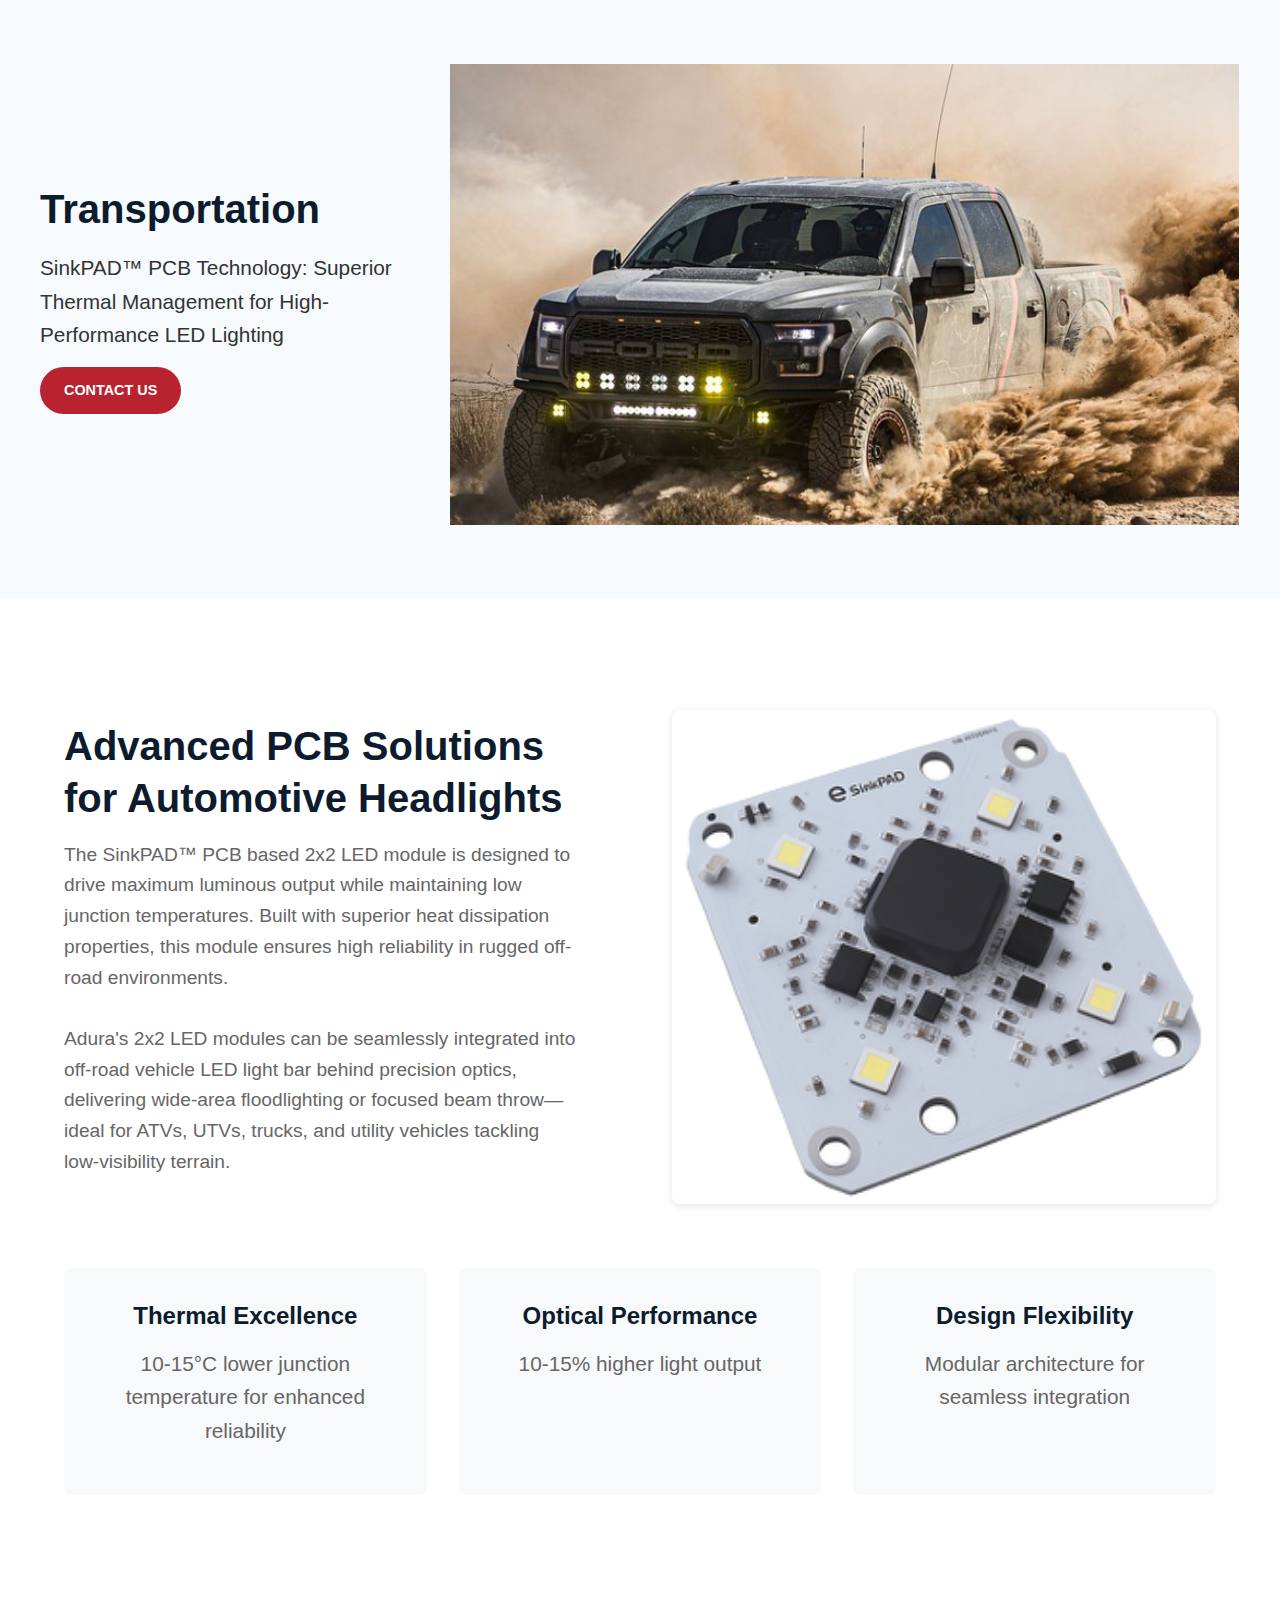
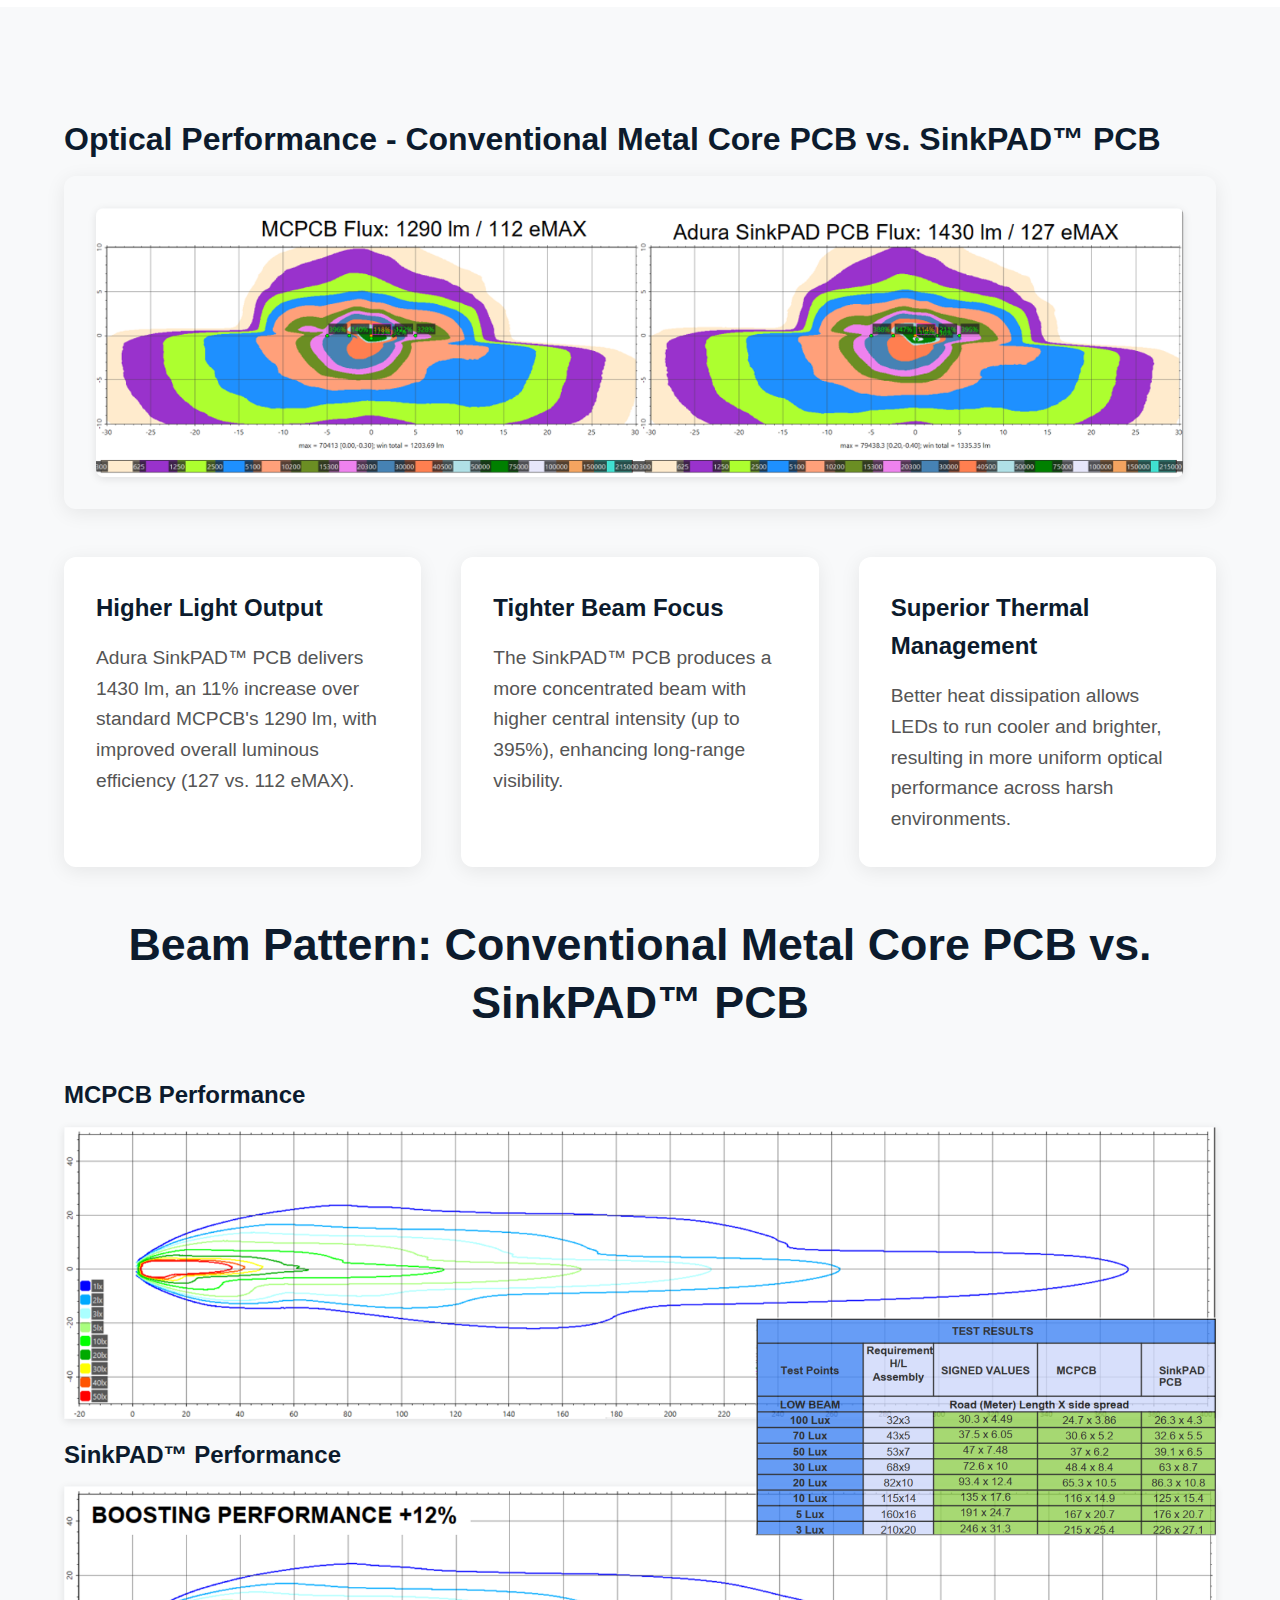
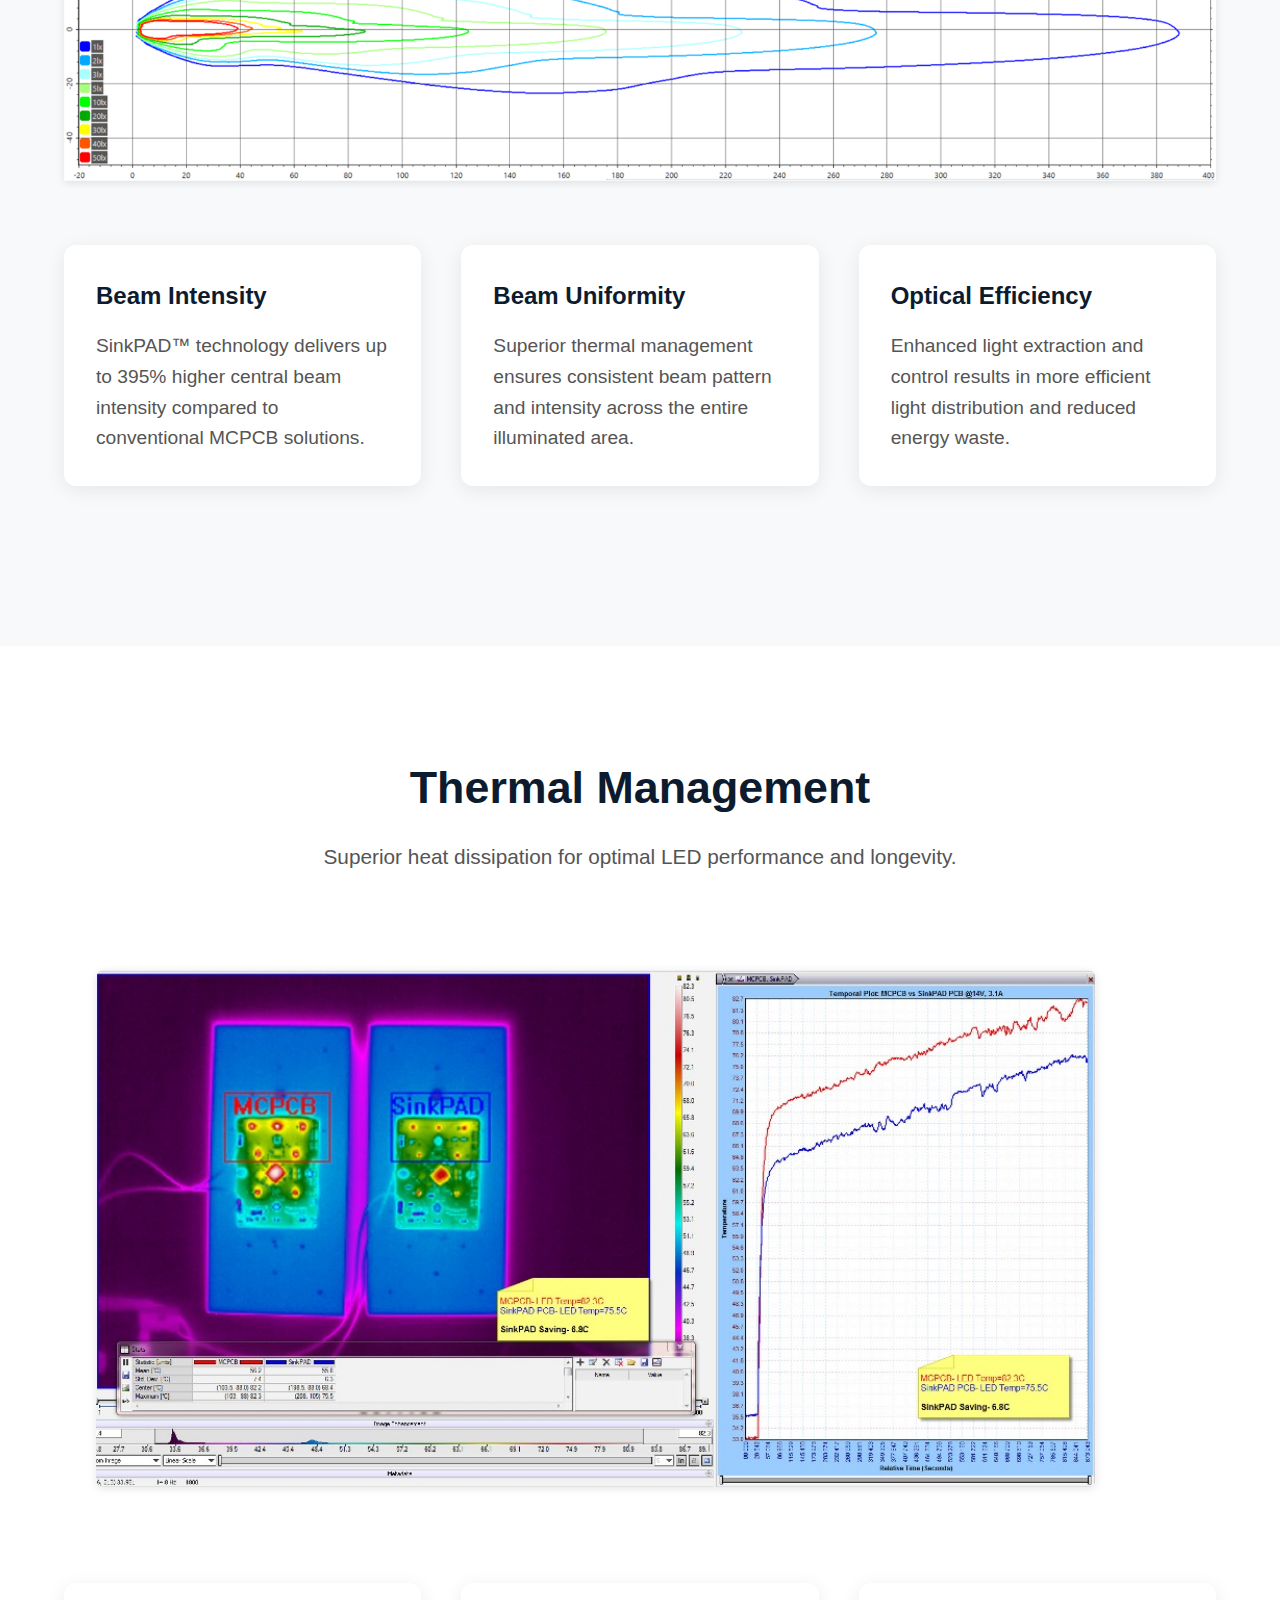
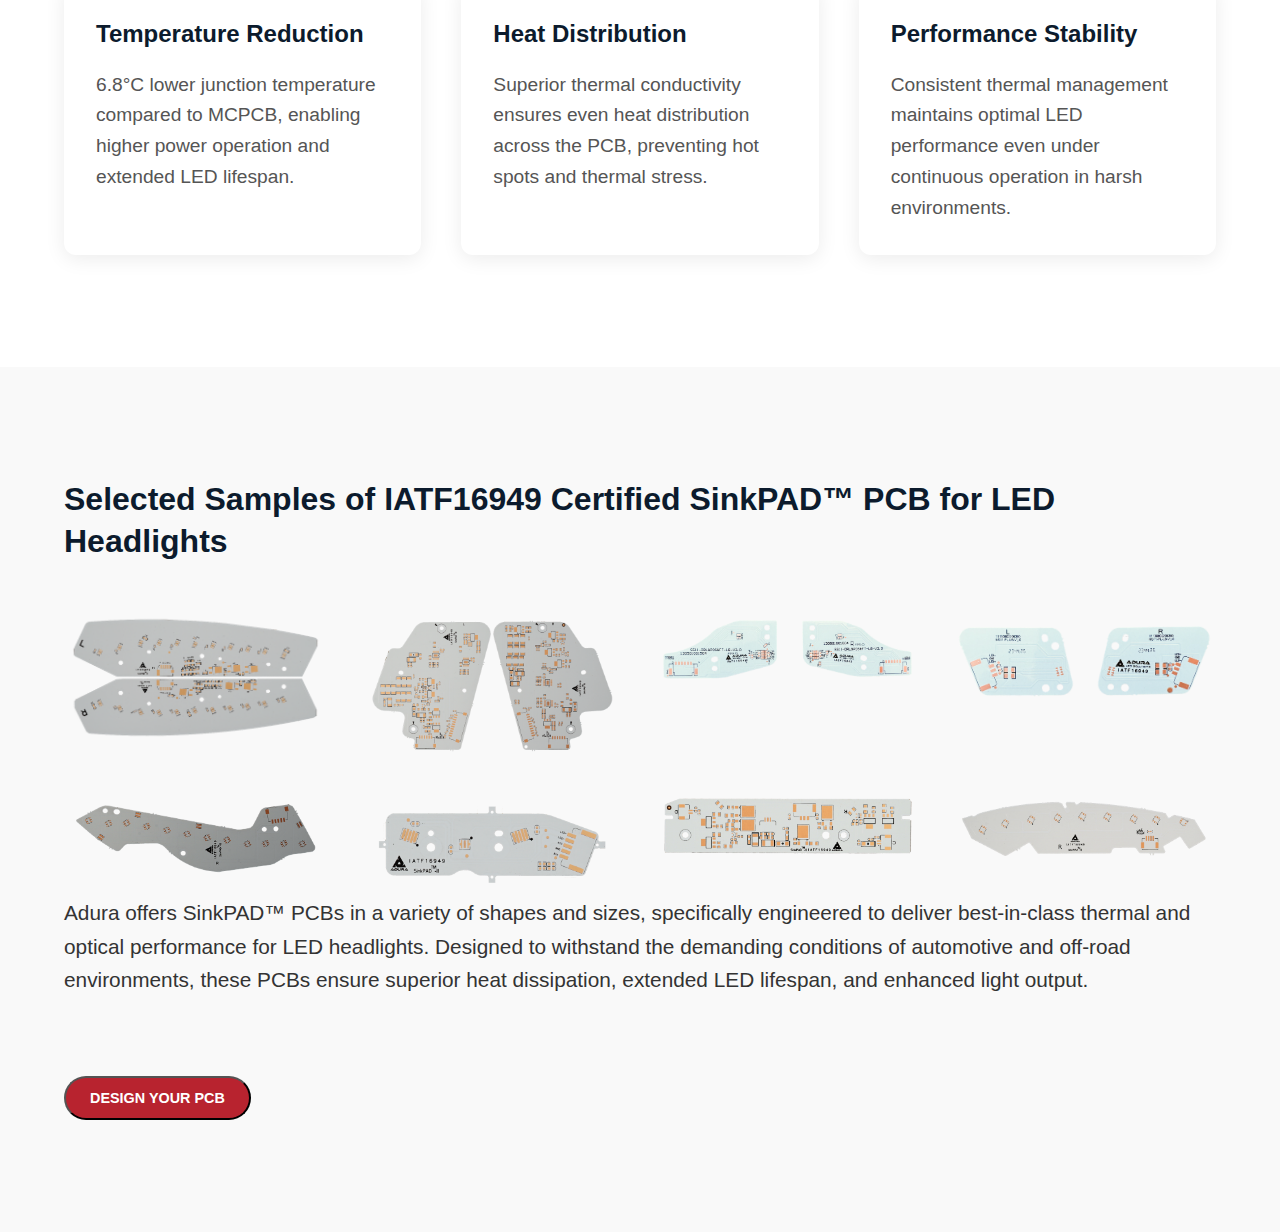
<file: index.html>
<!DOCTYPE html>
<html lang="en">

<head>
    <meta charset="UTF-8">
    <meta name="viewport" content="width=device-width, initial-scale=1.0">
    <title>Adura LED Off-Road Lighting</title>
    <link rel="stylesheet" href="style.css">
</head>

<body>
    <section class="hero-banner">
        <div class="hero-overlay">
            <div class="hero-content">
                <h1>Transportation</h1>
                <p>SinkPAD™ PCB Technology: Superior Thermal Management for High-Performance LED Lighting</p>
                <a href="#contact" class="cta-red">Contact Us</a>
            </div>
            <div class="hero-image"><img src="Picture1.png" alt="SinkPAD™ 2x2 LED Module"></div>
        </div>
    </section>

    <section class="section overview">
        <div class="container">
            <div class="section-header">
                <div class="text-content">
                    <h2>Advanced PCB Solutions for Automotive Headlights</h2>
                    <p class="section-intro">The SinkPAD™ PCB based 2x2 LED module is designed to drive maximum luminous
                        output while maintaining low junction
                        temperatures. Built with superior heat dissipation properties, this module ensures high
                        reliability in rugged off-road environments.
                        <br><br>
                        Adura's 2x2 LED modules can be seamlessly integrated into off-road vehicle LED light bar
                        behind precision optics, delivering wide-area floodlighting or focused beam throw—ideal for
                        ATVs, UTVs, trucks, and utility vehicles tackling low-visibility terrain.
                    </p>
                </div>
                <img src="module.png" alt="SinkPAD™ 2x2 LED Module">
            </div>
            <div class="features-grid">
                <div class="feature-item">
                    <h3>Thermal Excellence</h3>
                    <p>10-15°C lower junction temperature for enhanced reliability</p>
                </div>
                <div class="feature-item">
                    <h3>Optical Performance</h3>
                    <p>10-15% higher light output</p>
                </div>
                <div class="feature-item">
                    <h3>Design Flexibility</h3>
                    <p>Modular architecture for seamless integration</p>
                </div>
            </div>
        </div>
    </section>

    <section class="section performance-comparison">
        <div class="container">

            <h2>Optical Performance - Conventional Metal Core PCB vs. SinkPAD™ PCB</h2>


            <div class="comparison-chart">
                <img src="Picture5.png" alt="Performance Comparison Chart">
            </div>
            <ul class="performance-metrics">
                <li>
                    <strong>Higher Light Output</strong>
                    <p>Adura SinkPAD™ PCB delivers 1430 lm, an 11% increase over standard MCPCB's 1290 lm, with improved
                        overall luminous efficiency (127 vs. 112 eMAX).</p>
                </li>
                <li>
                    <strong>Tighter Beam Focus</strong>
                    <p>The SinkPAD™ PCB produces a more concentrated beam with higher central intensity (up to 395%),
                        enhancing long-range visibility.</p>
                </li>
                <li>
                    <strong>Superior Thermal Management</strong>
                    <p>Better heat dissipation allows LEDs to run cooler and brighter, resulting in more uniform optical
                        performance across harsh environments.</p>
                </li>
            </ul>

            <div class="comparison-grid">
                <h2>Beam Pattern: Conventional Metal Core PCB vs. SinkPAD™ PCB</h2>
                <div class="stacked-comparison">
                    <div class="comparison-img">
                        <h3>MCPCB Performance</h3>
                        <img src="optical/optical-1.png" alt="MCPCB Beam Pattern">
                    </div>
                    <div class="comparison-img">
                        <h3>SinkPAD™ Performance</h3>
                        <img src="optical/optical-2.png" alt="SinkPAD™Beam Pattern">
                    </div>
                    <div class="superimposed-img">
                        <img src="optical/optical-3.png" alt="Performance Metrics">
                    </div>
                </div>
                <ul class="performance-metrics">
                    <li>
                        <strong>Beam Intensity</strong>
                        <p>SinkPAD™ technology delivers up to 395% higher central beam intensity compared to
                            conventional MCPCB solutions.</p>
                    </li>
                    <li>
                        <strong>Beam Uniformity</strong>
                        <p>Superior thermal management ensures consistent beam pattern and intensity across the entire
                            illuminated area.</p>
                    </li>
                    <li>
                        <strong>Optical Efficiency</strong>
                        <p>Enhanced light extraction and control results in more efficient light distribution and
                            reduced energy waste.</p>
                    </li>
                </ul>
            </div>
        </div>
    </section>

    <section class="section thermal-performance">
        <div class="container">
            <h2>Thermal Management</h2>
            <p class="section-intro">Superior heat dissipation for optimal LED performance and longevity.</p>

            <div class="thermal-content">
                <div class="thermal-image">
                    <img src="Picture6.jpg" alt="Thermal Performance Analysis">
                </div>
            </div>
            <ul class="performance-metrics">
                <li>
                    <strong>Temperature Reduction</strong>
                    <p>6.8°C lower junction temperature compared to MCPCB, enabling higher power operation and extended
                        LED lifespan.</p>
                </li>
                <li>
                    <strong>Heat Distribution</strong>
                    <p>Superior thermal conductivity ensures even heat distribution across the PCB, preventing hot spots
                        and thermal stress.</p>
                </li>
                <li>
                    <strong>Performance Stability</strong>
                    <p>Consistent thermal management maintains optimal LED performance even under continuous operation
                        in harsh environments.</p>
                </li>
            </ul>
        </div>
    </section>

    <section class="section automotive">
        <div class="container">

            <h2>Selected Samples of IATF16949 Certified SinkPAD™ PCB for LED Headlights</h2>

            <div class="headlight-grid">
                <div class="headlight-item">
                    <img src="sinkpad_headlights.png/sinkpad_headlights-1.png" alt="Automotive Headlight 1">
                </div>
                <div class="headlight-item">
                    <img src="sinkpad_headlights.png/sinkpad_headlights-3.png" alt="Automotive Headlight 3">
                </div>
                <div class="headlight-item">
                    <img src="headlights.png/headlights-5.png" alt="Automotive Headlight 8">
                </div>
                <div class="headlight-item">
                    <img src="headlights.png/headlights-6.png" alt="Automotive Headlight 9">
                </div>
                <div class="headlight-item">
                    <img src="sinkpad_headlights.png/sinkpad_headlights-2.png" alt="Automotive Headlight 2">
                </div>

                <div class="headlight-item">
                    <img src="sinkpad_headlights.png/sinkpad_headlights-4.png" alt="Automotive Headlight 4">
                </div>
                <div class="headlight-item">
                    <img src="sinkpad_headlights.png/sinkpad_headlights-5.png" alt="Automotive Headlight 5">
                </div>
                <div class="headlight-item">
                    <img src="sinkpad_headlights.png/sinkpad_headlights-6.png" alt="Automotive Headlight 6">
                </div>


            </div>
            <p>Adura offers SinkPAD™ PCBs in a variety of shapes and sizes, specifically engineered to deliver
                best-in-class thermal and optical performance for LED headlights. Designed to withstand the
                demanding conditions of automotive and off-road environments, these PCBs ensure superior heat
                dissipation, extended LED lifespan, and enhanced light output.</p>
        </div>
        <div class="container">

            <button class="cta-red" onclick="window.location.href='https://lsc.adurasolutions.com/pcb-selection'">Design
                Your PCB</button>
        </div>
    </section>
</body>

</html>
</file>
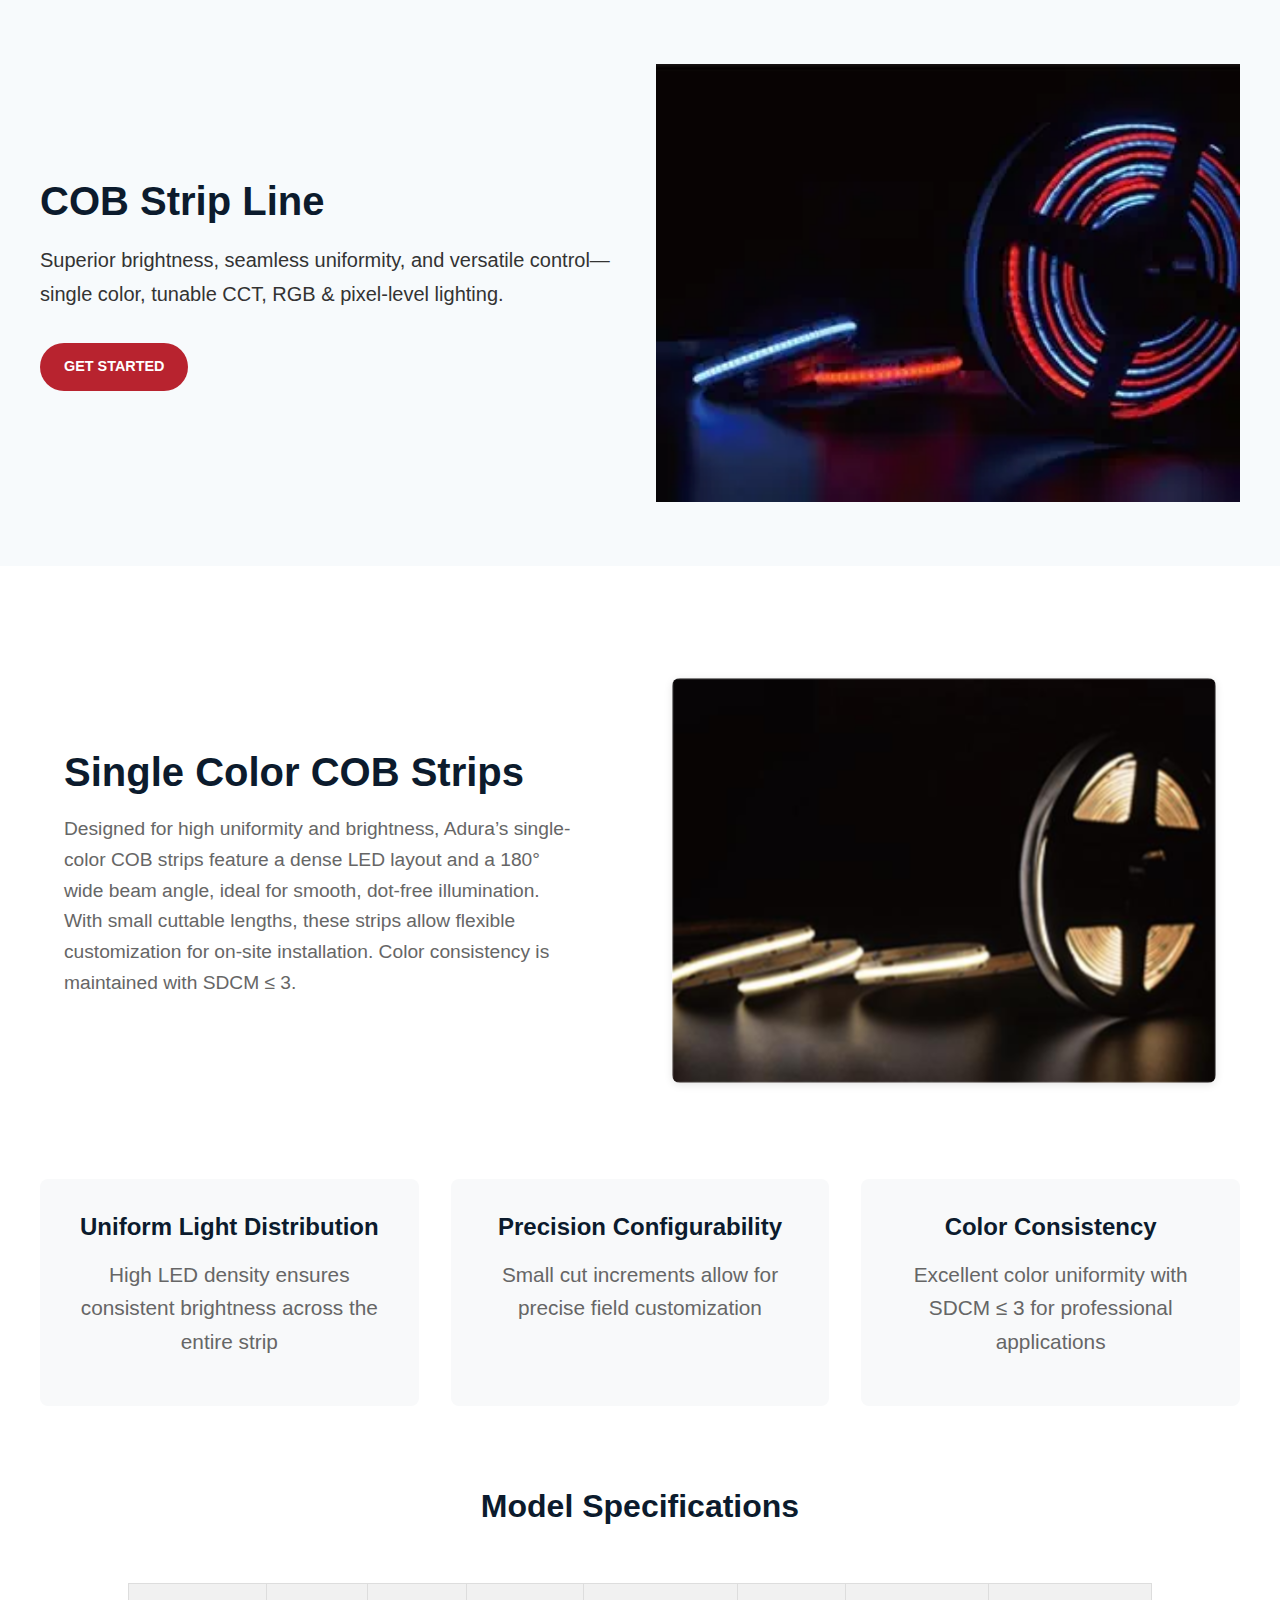
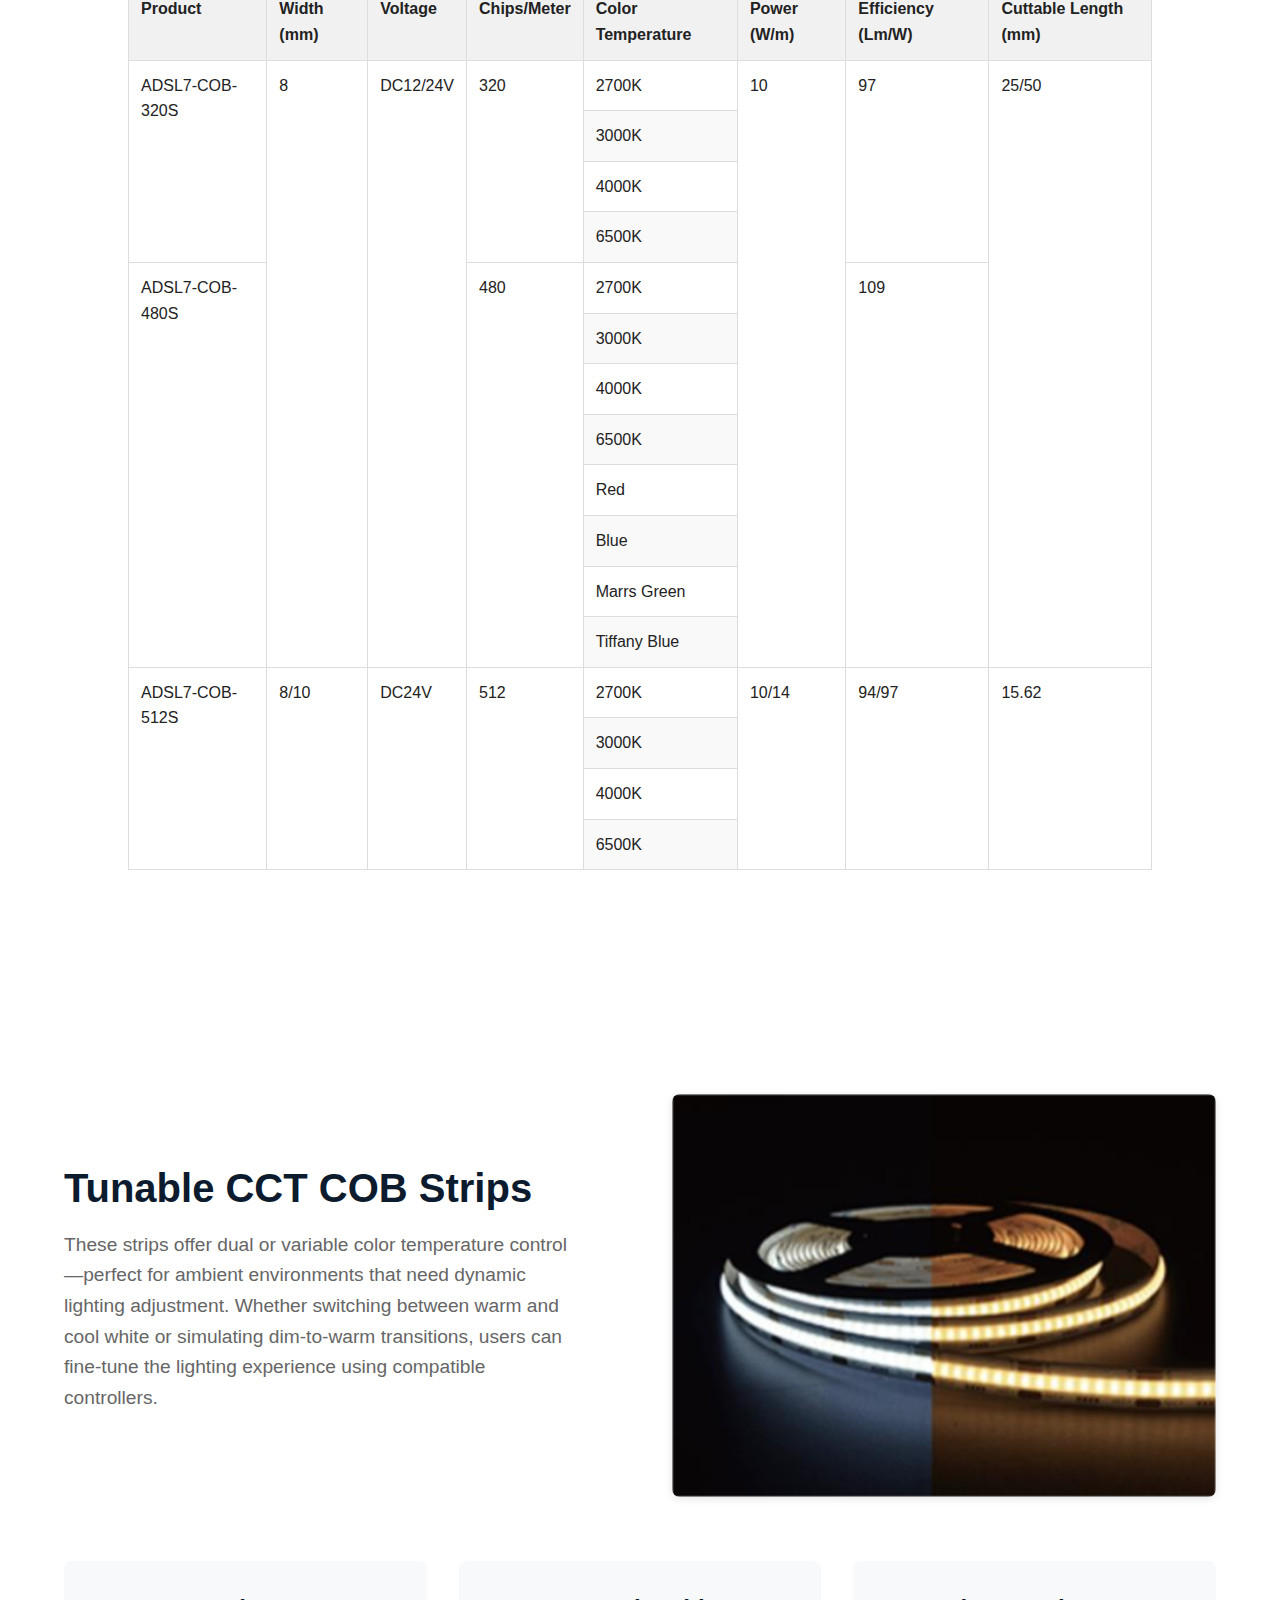
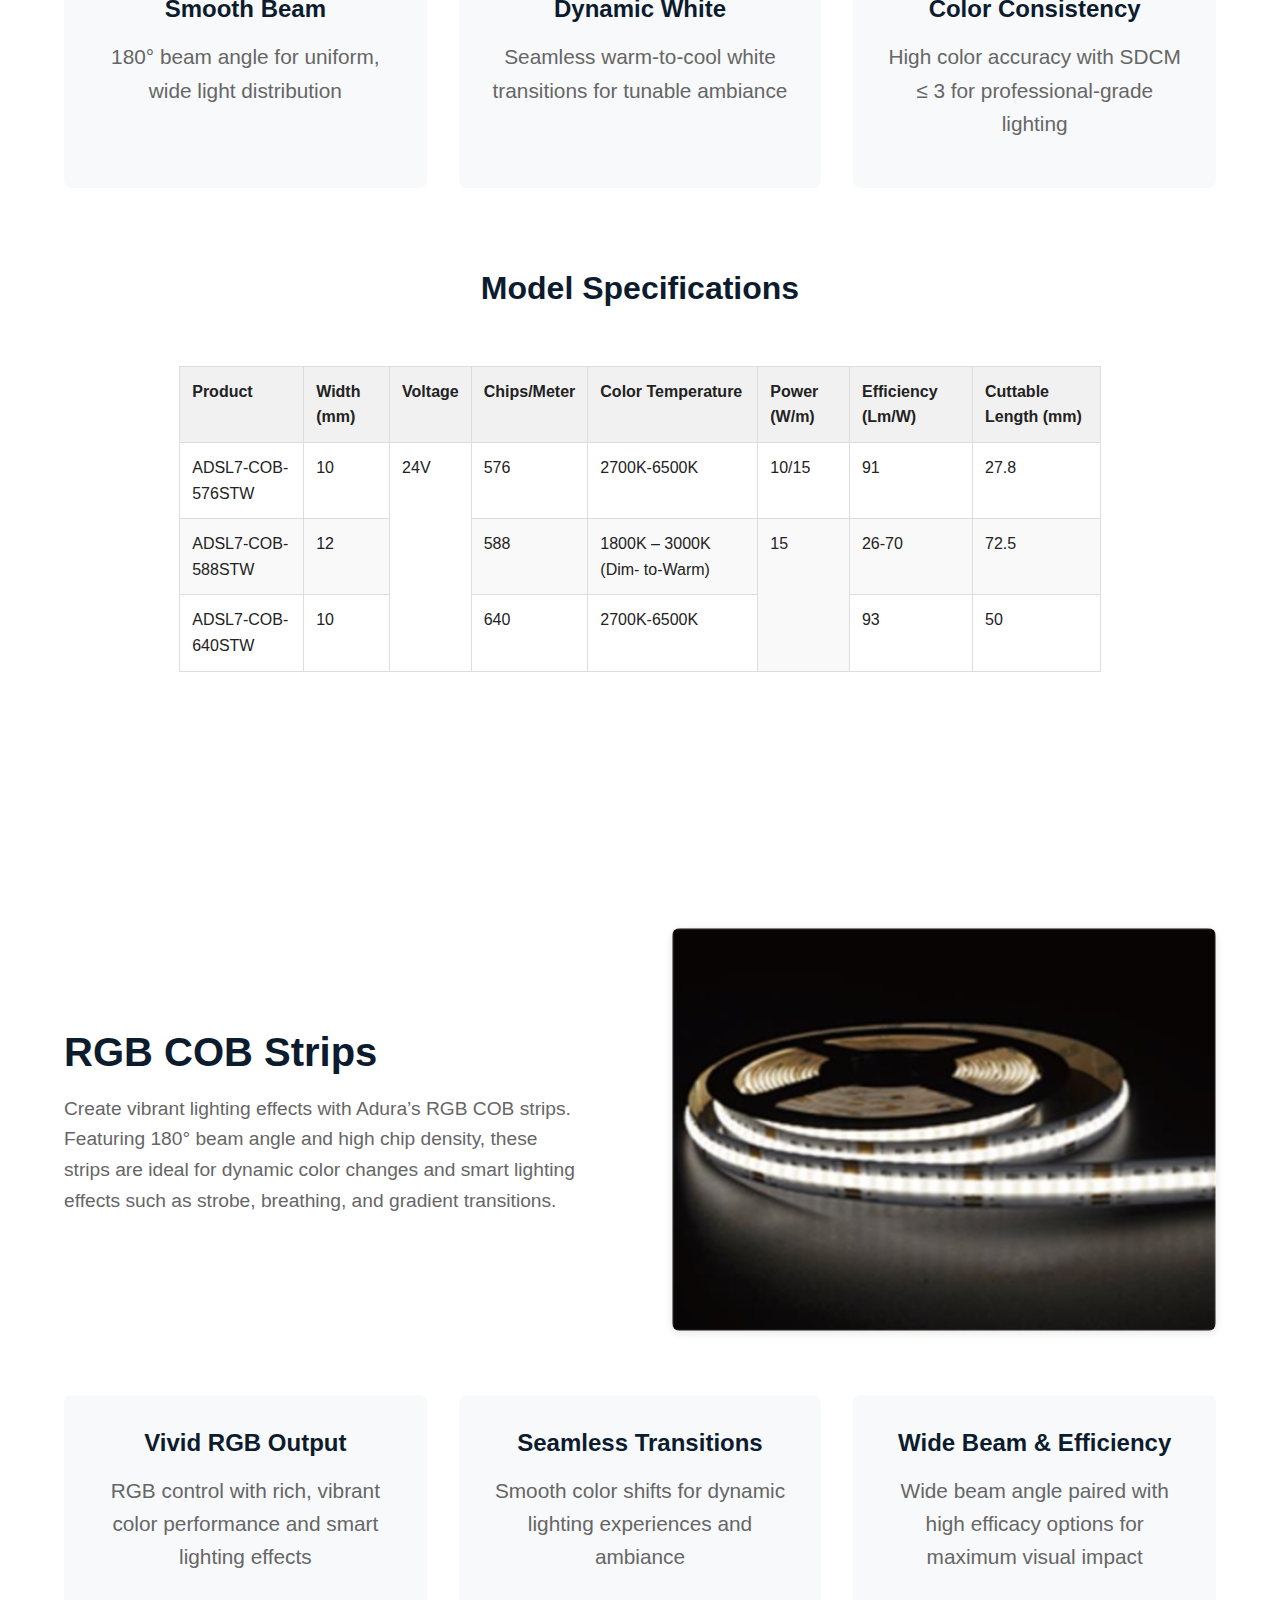
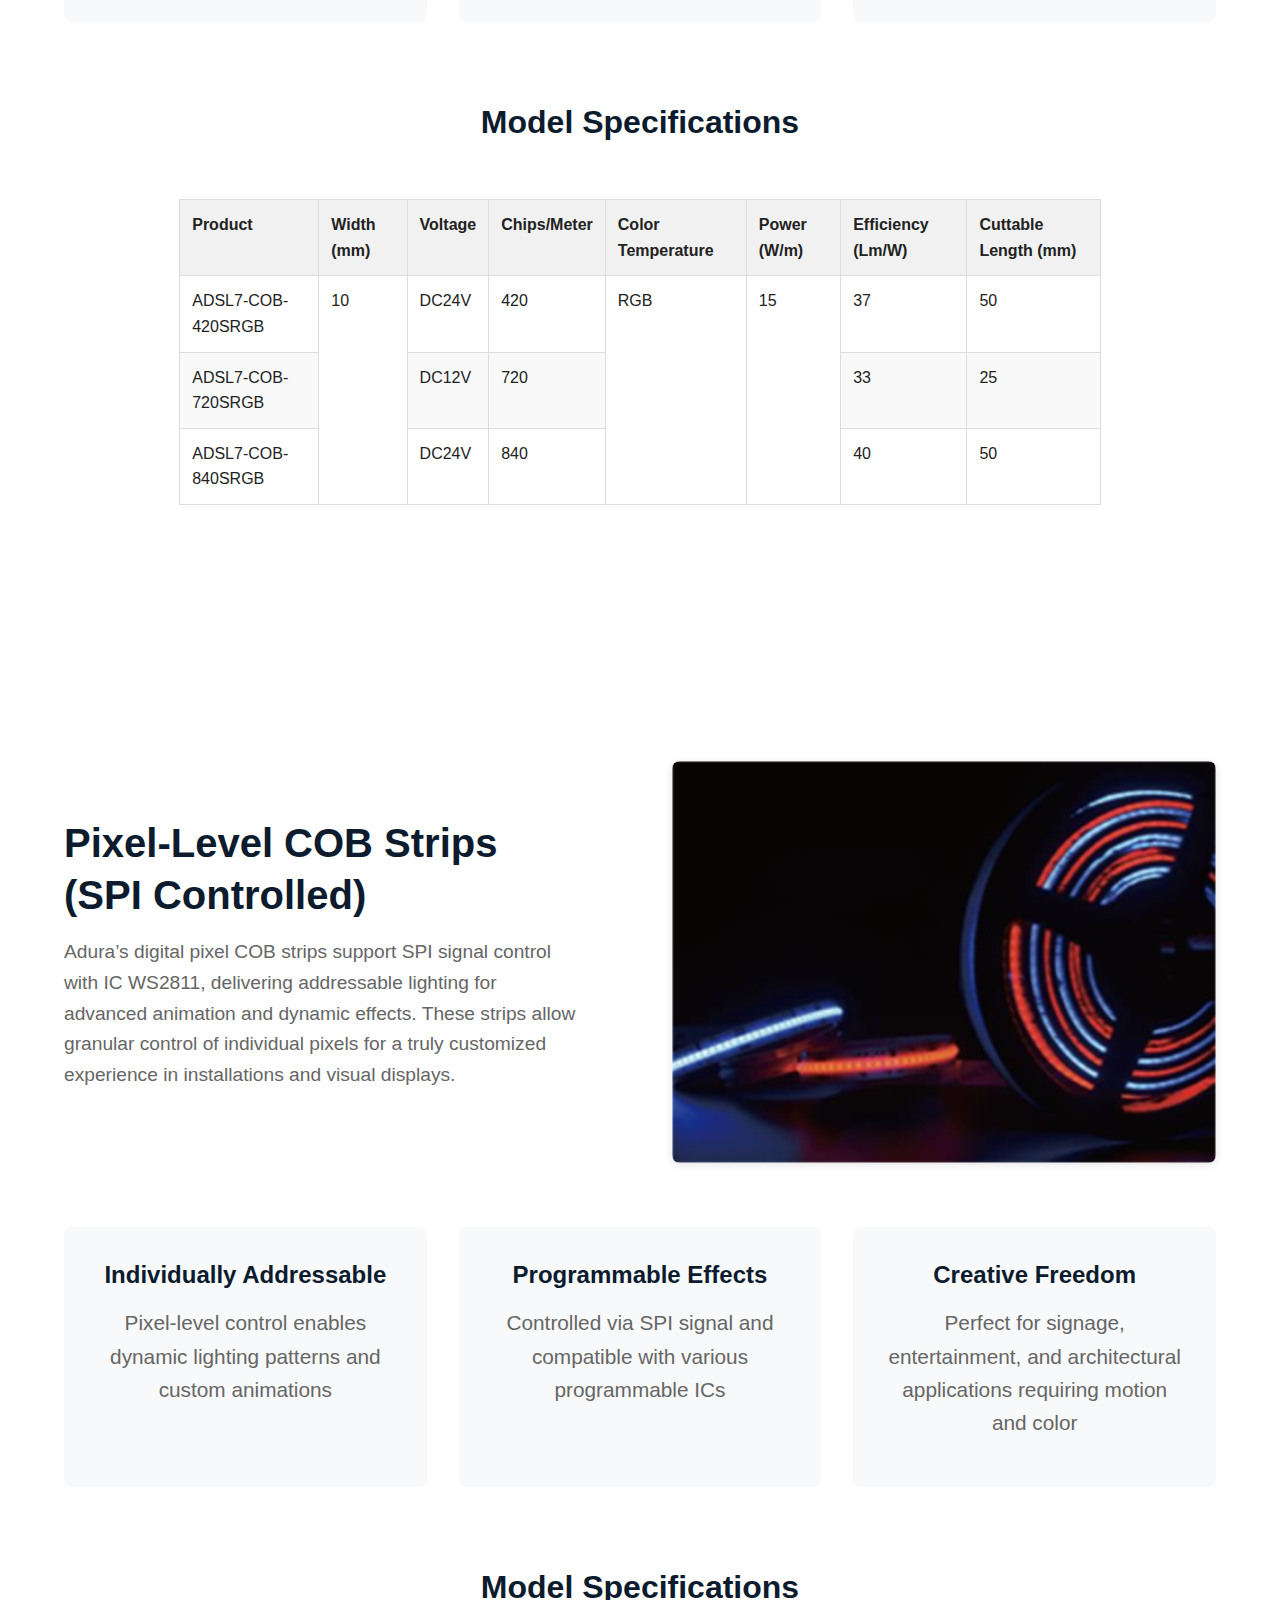
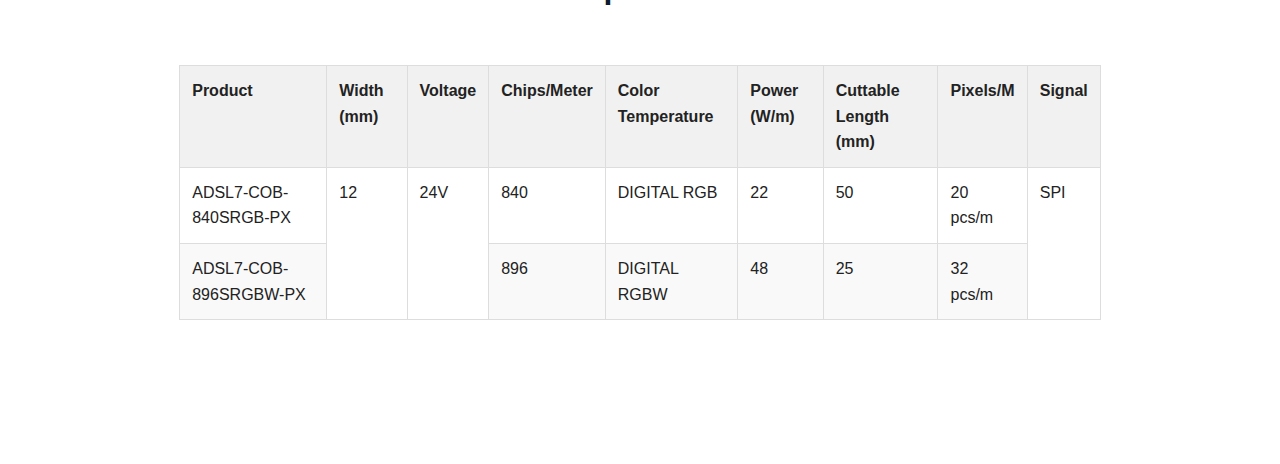
<file: COB.html>
<!DOCTYPE html>
<html lang="en">

<head>
    <meta charset="UTF-8">
    <meta name="viewport" content="width=device-width, initial-scale=1.0">
    <title>COB Strips</title>
    <link rel="stylesheet" href="style.css">

</head>

<body>
    <section class="hero-banner">
        <div class="hero-overlay">
            <div class="hero-content">
                <h1>COB Strip Line</h1>
                <p class="hero-subtitle">Superior brightness, seamless uniformity, and versatile control—single color,
                    tunable CCT, RGB &
                    pixel-level lighting.</p>
                <a href="#contact" class="cta-red">Get Started</a>
            </div>
            <div class="hero-image-wrapper">
                <img src="COB_strips/cob_strip.webp" alt="COB_strips">
            </div>
        </div>
    </section>


    <section class="section overview">
        <div class="container">
            <div class="section-header">
                <div class="text-content">
                    <h2>Single Color COB Strips</h2>
                    <p class="section-intro">
                        Designed for high uniformity and brightness, Adura’s single-color COB strips feature a dense LED
                        layout and a 180° wide beam angle, ideal for smooth, dot-free illumination. With small cuttable
                        lengths, these strips allow flexible customization for on-site installation. Color consistency
                        is maintained with SDCM ≤ 3.
                    </p>
                </div>
                <img src="COB_strips/Single_COB_Strips.png" alt="COB Strip Image">
            </div>
        </div>
        <div class="features-grid">
            <div class="feature-item">
                <h3>Uniform Light Distribution</h3>
                <p>High LED density ensures consistent brightness across the entire strip</p>
            </div>
            <div class="feature-item">
                <h3>Precision Configurability</h3>
                <p>Small cut increments allow for precise field customization</p>
            </div>
            <div class="feature-item">
                <h3>Color Consistency</h3>
                <p>Excellent color uniformity with SDCM ≤ 3 for professional applications</p>
            </div>
        </div>
        <div class="features-table-container">
            <h2>Model Specifications</h2>
            <table class="features-datatable">
                <thead>
                    <tr>
                        <th>Product</th>
                        <th>Width (mm)</th>
                        <th>Voltage</th>
                        <th>Chips/Meter</th>
                        <th>Color Temperature</th>
                        <th>Power (W/m)</th>
                        <th>Efficiency (Lm/W)</th>
                        <th>Cuttable Length (mm)</th>
                    </tr>
                </thead>
                <tbody>
                    <tr>
                        <td rowspan="4">ADSL7-COB-320S</td>
                        <td rowspan="12">8</td>
                        <td rowspan="12">DC12/24V</td>
                        <td rowspan="4">320</td>
                        <td>2700K</td>
                        <td rowspan="12">10</td>
                        <td rowspan="4">97</td>
                        <td rowspan="12">25/50</td>
                    </tr>
                    <tr>
                        <td>3000K</td>
                    </tr>
                    <tr>
                        <td>4000K</td>
                    </tr>
                    <tr>
                        <td>6500K</td>
                    </tr>
                    <!-- COB Tape 480 -->
                    <tr>
                        <td rowspan="8">ADSL7-COB-480S</td>
                        <td rowspan="8">480</td>
                        <td>2700K</td>
                        <td rowspan="8">109</td>
                    </tr>
                    <tr>
                        <td>3000K</td>
                    </tr>
                    <tr>
                        <td>4000K</td>
                    </tr>
                    <tr>
                        <td>6500K</td>
                    </tr>
                    <tr>
                        <td>Red</td>
                    </tr>
                    <tr>
                        <td>Blue</td>
                    </tr>
                    <tr>
                        <td>Marrs Green</td>
                    </tr>
                    <tr>
                        <td>Tiffany Blue</td>
                    </tr>

                    <!-- COB Tape 512 -->
                    <tr>
                        <td rowspan="4">ADSL7-COB-512S</td>
                        <td rowspan="4">8/10</td>
                        <td rowspan="4">DC24V</td>
                        <td rowspan="4">512</td>
                        <td>2700K</td>
                        <td rowspan="4">10/14</td>
                        <td rowspan="4">94/97</td>
                        <td rowspan="4">15.62</td>
                    </tr>
                    <tr>
                        <td>3000K</td>
                    </tr>
                    <tr>
                        <td>4000K</td>
                    </tr>
                    <tr>
                        <td>6500K</td>
                    </tr>

                    <!-- COB Tape 320 -->

                </tbody>
            </table>
        </div>
    </section>
    <section class="section overview">
        <div class="container">
            <div class="section-header">
                <div class="text-content">
                    <h2>Tunable CCT COB Strips</h2>
                    <p class="section-intro">
                        These strips offer dual or variable color temperature control—perfect for ambient environments
                        that need dynamic lighting adjustment. Whether switching between warm and cool white or
                        simulating dim-to-warm transitions, users can fine-tune the lighting experience using compatible
                        controllers.
                    </p>
                </div>
                <img src="COB_strips/Tunable_COB_Strips.png" alt="Tunable CCT COB Strip Image">
            </div>
            <div class="features-grid">
                <div class="feature-item">
                    <h3>Smooth Beam</h3>
                    <p>180° beam angle for uniform, wide light distribution</p>
                </div>
                <div class="feature-item">
                    <h3>Dynamic White</h3>
                    <p>Seamless warm-to-cool white transitions for tunable ambiance</p>
                </div>
                <div class="feature-item">
                    <h3>Color Consistency</h3>
                    <p>High color accuracy with SDCM ≤ 3 for professional-grade lighting</p>
                </div>
            </div>
            <div class="features-table-container">
                <h2>Model Specifications</h2>
                <table class="features-datatable">
                    <thead>
                        <tr>
                            <th>Product</th>
                            <th>Width (mm)</th>
                            <th>Voltage</th>
                            <th>Chips/Meter</th>
                            <th>Color Temperature</th>
                            <th>Power (W/m)</th>
                            <th>Efficiency (Lm/W)</th>
                            <th>Cuttable Length (mm)</th>
                        </tr>
                    </thead>
                    <tbody>
                        <!-- Tunable COB Tape 480 -->
                        <tr>
                            <td>ADSL7-COB-576STW</td>
                            <td>10</td>
                            <td rowspan="3">24V</td>
                            <td>576</td>
                            <td>2700K-6500K</td>
                            <td>10/15</td>
                            <td>91</td>
                            <td>27.8</td>
                        </tr>
                        <tr>
                            <td>ADSL7-COB-588STW</td>
                            <td>12</td>
                            <td>588</td>
                            <td>1800K – 3000K (Dim- to-Warm)</td>
                            <td rowspan="2">15</td>
                            <td>26-70</td>
                            <td>72.5</td>
                        </tr>
                        <tr>
                            <td>ADSL7-COB-640STW</td>
                            <td>10</td>
                            <td>640</td>
                            <td>2700K-6500K</td>
                            <td>93</td>
                            <td>50</td>
                        </tr>

                    </tbody>
                </table>
            </div>
        </div>
    </section>

    <section class="section overview">
        <div class="container">
            <div class="section-header">
                <div class="text-content">
                    <h2>RGB COB Strips</h2>
                    <p class="section-intro">
                        Create vibrant lighting effects with Adura’s RGB COB strips. Featuring 180° beam angle and high
                        chip density, these strips are ideal for dynamic color changes and smart lighting effects such
                        as strobe, breathing, and gradient transitions.
                    </p>
                </div>
                <img src="COB_strips/RGB_COB_Strips.png" alt="RGB COB Strip Image">
            </div>
            <div class="features-grid">
                <div class="feature-item">
                    <h3>Vivid RGB Output</h3>
                    <p>RGB control with rich, vibrant color performance and smart lighting effects</p>
                </div>
                <div class="feature-item">
                    <h3>Seamless Transitions</h3>
                    <p>Smooth color shifts for dynamic lighting experiences and ambiance</p>
                </div>
                <div class="feature-item">
                    <h3>Wide Beam & Efficiency</h3>
                    <p>Wide beam angle paired with high efficacy options for maximum visual impact</p>
                </div>
            </div>

            <div class="features-table-container">
                <h2>Model Specifications</h2>
                <table class="features-datatable">
                    <thead>
                        <tr>
                            <th>Product</th>
                            <th>Width (mm)</th>
                            <th>Voltage</th>
                            <th>Chips/Meter</th>
                            <th>Color Temperature</th>
                            <th>Power (W/m)</th>
                            <th>Efficiency (Lm/W)</th>
                            <th>Cuttable Length (mm)</th>
                        </tr>
                    </thead>
                    <tbody>

                        <!-- RGB COB Tape 480 -->
                        <tr>
                            <td>ADSL7-COB-420SRGB</td>
                            <td rowspan="3">10</td>
                            <td>DC24V</td>
                            <td>420</td>
                            <td rowspan="3">RGB</td>
                            <td rowspan="3">15</td>
                            <td>37</td>
                            <td>50</td>
                        </tr>
                        <tr>
                            <td>ADSL7-COB-720SRGB</td>
                            <td>DC12V</td>
                            <td>720</td>
                            <td>33</td>
                            <td>25</td>
                        </tr>
                        <tr>
                            <td>ADSL7-COB-840SRGB</td>
                            <td>DC24V</td>
                            <td>840</td>
                            <td>40</td>
                            <td>50</td>
                        </tr>
                    </tbody>
                </table>
            </div>
        </div>
    </section>
    <section class="section overview">
        <div class="container">
            <div class="section-header">
                <div class="text-content">
                    <h2>Pixel-Level COB Strips (SPI Controlled)</h2>
                    <p class="section-intro">
                        Adura’s digital pixel COB strips support SPI signal control with IC WS2811, delivering
                        addressable lighting for advanced animation and dynamic effects. These strips allow granular
                        control of individual pixels for a truly customized experience in installations and visual
                        displays.
                    </p>
                </div>
                <img src="COB_strips/Pixel_COB_Strips.png" alt="Pixel-Level COB Strip Image">
            </div>
            <div class="features-grid">
                <div class="feature-item">
                    <h3>Individually Addressable</h3>
                    <p>Pixel-level control enables dynamic lighting patterns and custom animations</p>
                </div>
                <div class="feature-item">
                    <h3>Programmable Effects</h3>
                    <p>Controlled via SPI signal and compatible with various programmable ICs</p>
                </div>
                <div class="feature-item">
                    <h3>Creative Freedom</h3>
                    <p>Perfect for signage, entertainment, and architectural applications requiring motion and color</p>
                </div>
            </div>


            <div class="features-table-container">
                <h2>Model Specifications</h2>
                <table class="features-datatable">
                    <thead>
                        <tr>
                            <th>Product</th>
                            <th>Width (mm)</th>
                            <th>Voltage</th>
                            <th>Chips/Meter</th>
                            <th>Color Temperature</th>
                            <th>Power (W/m)</th>
                            <th>Cuttable Length (mm)</th>
                            <th>Pixels/M</th>
                            <th>Signal</th>
                        </tr>
                    </thead>
                    <tbody>

                        <!-- Pixel-Level COB Tape 480 -->
                        <tr>
                            <td>ADSL7-COB-840SRGB-PX</td>
                            <td rowspan="2">12</td>
                            <td rowspan="2">24V</td>
                            <td>840</td>
                            <td>DIGITAL RGB</td>
                            <td>22</td>
                            <td>50</td>
                            <td>20 pcs/m</td>
                            <td rowspan="2">SPI</td>
                        </tr>
                        <tr>
                            <td>ADSL7-COB-896SRGBW-PX</td>
                            <td>896</td>
                            <td>DIGITAL RGBW</td>
                            <td>48</td>
                            <td>25</td>
                            <td>32 pcs/m</td>
                        </tr>
                    </tbody>
                </table>
            </div>
        </div>
    </section>
</body>

</html
</file>
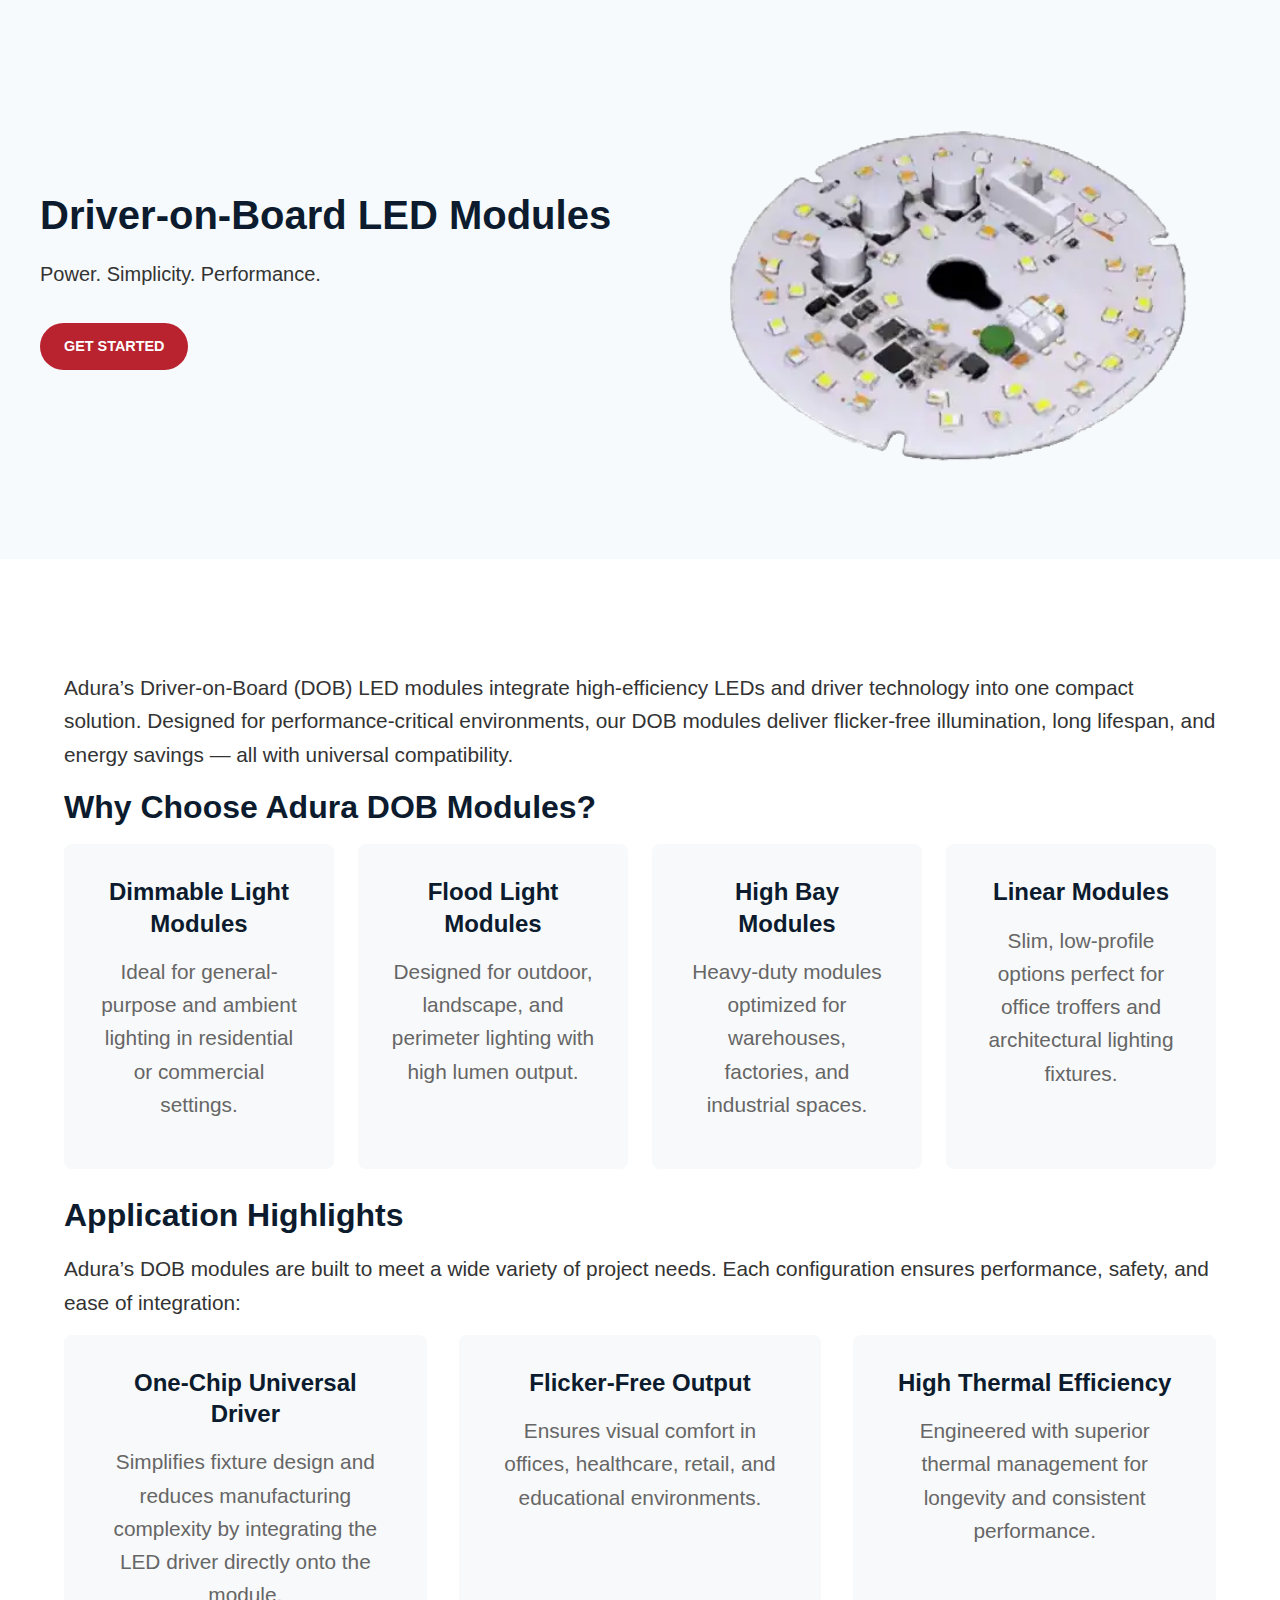
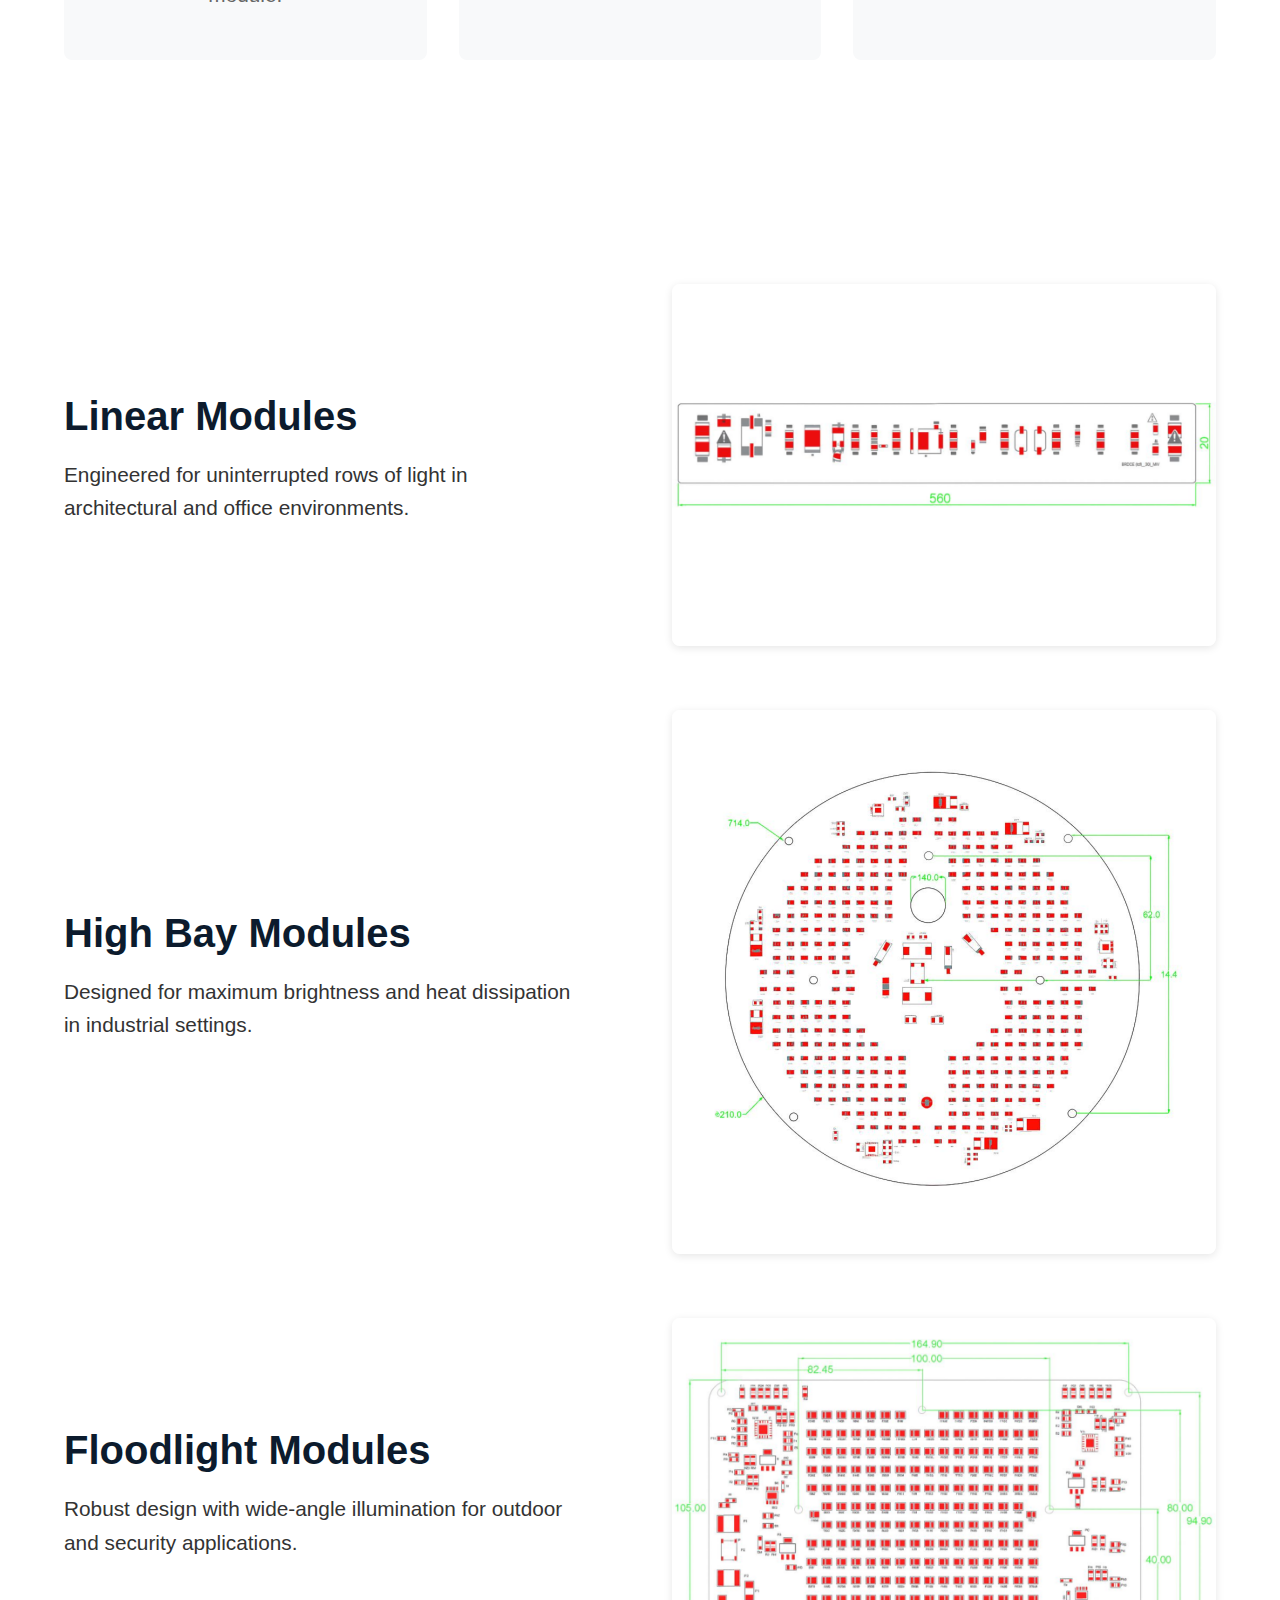
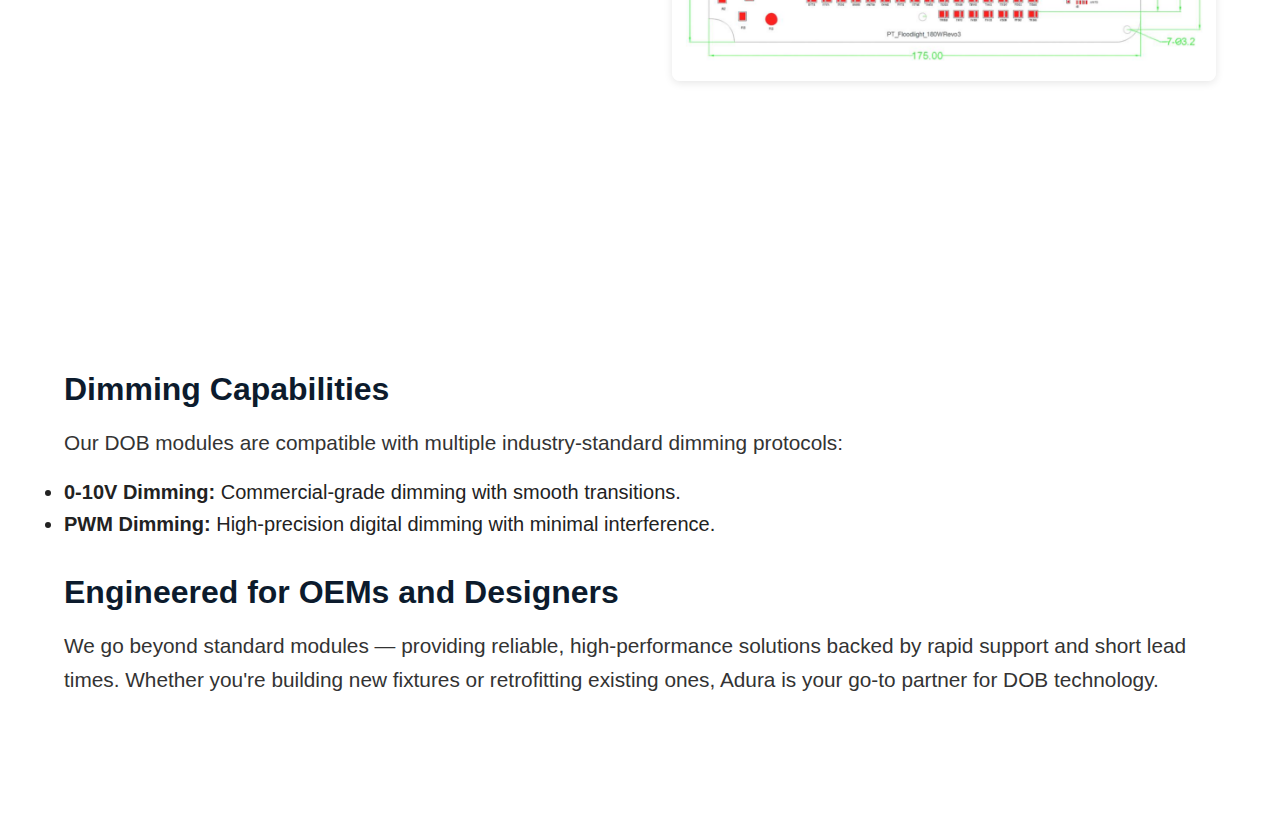
<file: DOB.html>
<!DOCTYPE html>
<html lang="en">

<head>
    <meta charset="UTF-8">
    <meta name="viewport" content="width=device-width, initial-scale=1.0">
    <title>Driver-on-Board LED Modules</title>
    <link rel="stylesheet" href="style.css">

</html>

<body>
    <!-- HERO BANNER -->
    <section class="hero-banner">
        <div class="hero-overlay">
            <div class="hero-content">
                <h1>Driver-on-Board LED Modules</h1>
                <p class="hero-subtitle">Power. Simplicity. Performance.</p>
                <a href="#contact" class="cta-red">Get Started</a>
            </div>
            <div class="hero-image-wrapper">
                <img src="DOB/DOB_image.webp" alt="Driver-on-Board">
            </div>
        </div>
    </section>

    <!-- INTRO + FEATURES OVERVIEW -->
    <section class="section overview">
        <div class="container">
            <p class="section-intro">
                Adura’s Driver-on-Board (DOB) LED modules integrate high-efficiency LEDs and driver technology into one
                compact solution. Designed for performance-critical environments, our DOB modules deliver flicker-free
                illumination, long lifespan, and energy savings — all with universal compatibility.
            </p>

            <h2 class="section-title">Why Choose Adura DOB Modules?</h2>
            <div class="features-grid-four">
                <div class="feature-item">
                    <h3>Dimmable Light Modules</h3>
                    <p>Ideal for general-purpose and ambient lighting in residential or commercial settings.</p>
                </div>
                <div class="feature-item">
                    <h3>Flood Light Modules</h3>
                    <p>Designed for outdoor, landscape, and perimeter lighting with high lumen output.</p>
                </div>
                <div class="feature-item">
                    <h3>High Bay Modules</h3>
                    <p>Heavy-duty modules optimized for warehouses, factories, and industrial spaces.</p>
                </div>
                <div class="feature-item">
                    <h3>Linear Modules</h3>
                    <p>Slim, low-profile options perfect for office troffers and architectural lighting fixtures.</p>
                </div>
            </div>
            <br />
            <h2 class="section-title">Application Highlights</h2>
            <p>Adura’s DOB modules are built to meet a wide variety of project needs. Each configuration ensures
                performance, safety, and ease of integration:</p>
            <div class="features-grid">
                <div class="feature-item">
                    <h3>One-Chip Universal Driver</h3>
                    <p>Simplifies fixture design and reduces manufacturing complexity by integrating the LED driver
                        directly onto the module.</p>
                </div>
                <div class="feature-item">
                    <h3>Flicker-Free Output</h3>
                    <p>Ensures visual comfort in offices, healthcare, retail, and educational environments.</p>
                </div>
                <div class="feature-item">
                    <h3>High Thermal Efficiency</h3>
                    <p>Engineered with superior thermal management for longevity and consistent performance.</p>
                </div>
            </div>
        </div>
    </section>

    <!-- VISUAL MODULE GALLERY -->
    <section class="section gallery">
        <div class="container">
            <div class="section-header">
                <div class="text-content">
                    <h2>Linear Modules</h2>
                    <p>Engineered for uninterrupted rows of light in architectural and office environments.</p>
                </div>
                <img src="DOB/linear.png" alt="Linear Module Image">
            </div>

            <div class="section-header">
                <div class="text-content">
                    <h2>High Bay Modules</h2>
                    <p>Designed for maximum brightness and heat dissipation in industrial settings.</p>
                </div>
                <img src="DOB/highbay.png" alt="High Bay Module Image">
            </div>

            <div class="section-header">
                <div class="text-content">
                    <h2>Floodlight Modules</h2>
                    <p>Robust design with wide-angle illumination for outdoor and security applications.</p>
                </div>
                <img src="DOB/floodlight.png" alt="Floodlight Module Image">
            </div>
        </div>
    </section>

    <!-- DIMMING & OEM SUPPORT -->
    <section class="section support">
        <div class="container">
            <div class="text-content">
                <h2>Dimming Capabilities</h2>
                <p>Our DOB modules are compatible with multiple industry-standard dimming protocols:</p>
                <ul style="font-size: 20px;" class="custom-list">
                    <li><strong>0-10V Dimming:</strong> Commercial-grade dimming with smooth transitions.</li>
                    <li><strong>PWM Dimming:</strong> High-precision digital dimming with minimal interference.</li>
                </ul>
            </div>

            <div class="text-content" style="margin-top: 2rem;">
                <h2>Engineered for OEMs and Designers</h2>
                <p>We go beyond standard modules — providing reliable, high-performance solutions backed by rapid
                    support and short lead times. Whether you're building new fixtures or retrofitting existing ones,
                    Adura is your go-to partner for DOB technology.</p>
            </div>
        </div>
    </section>
</body>


</html
</file>
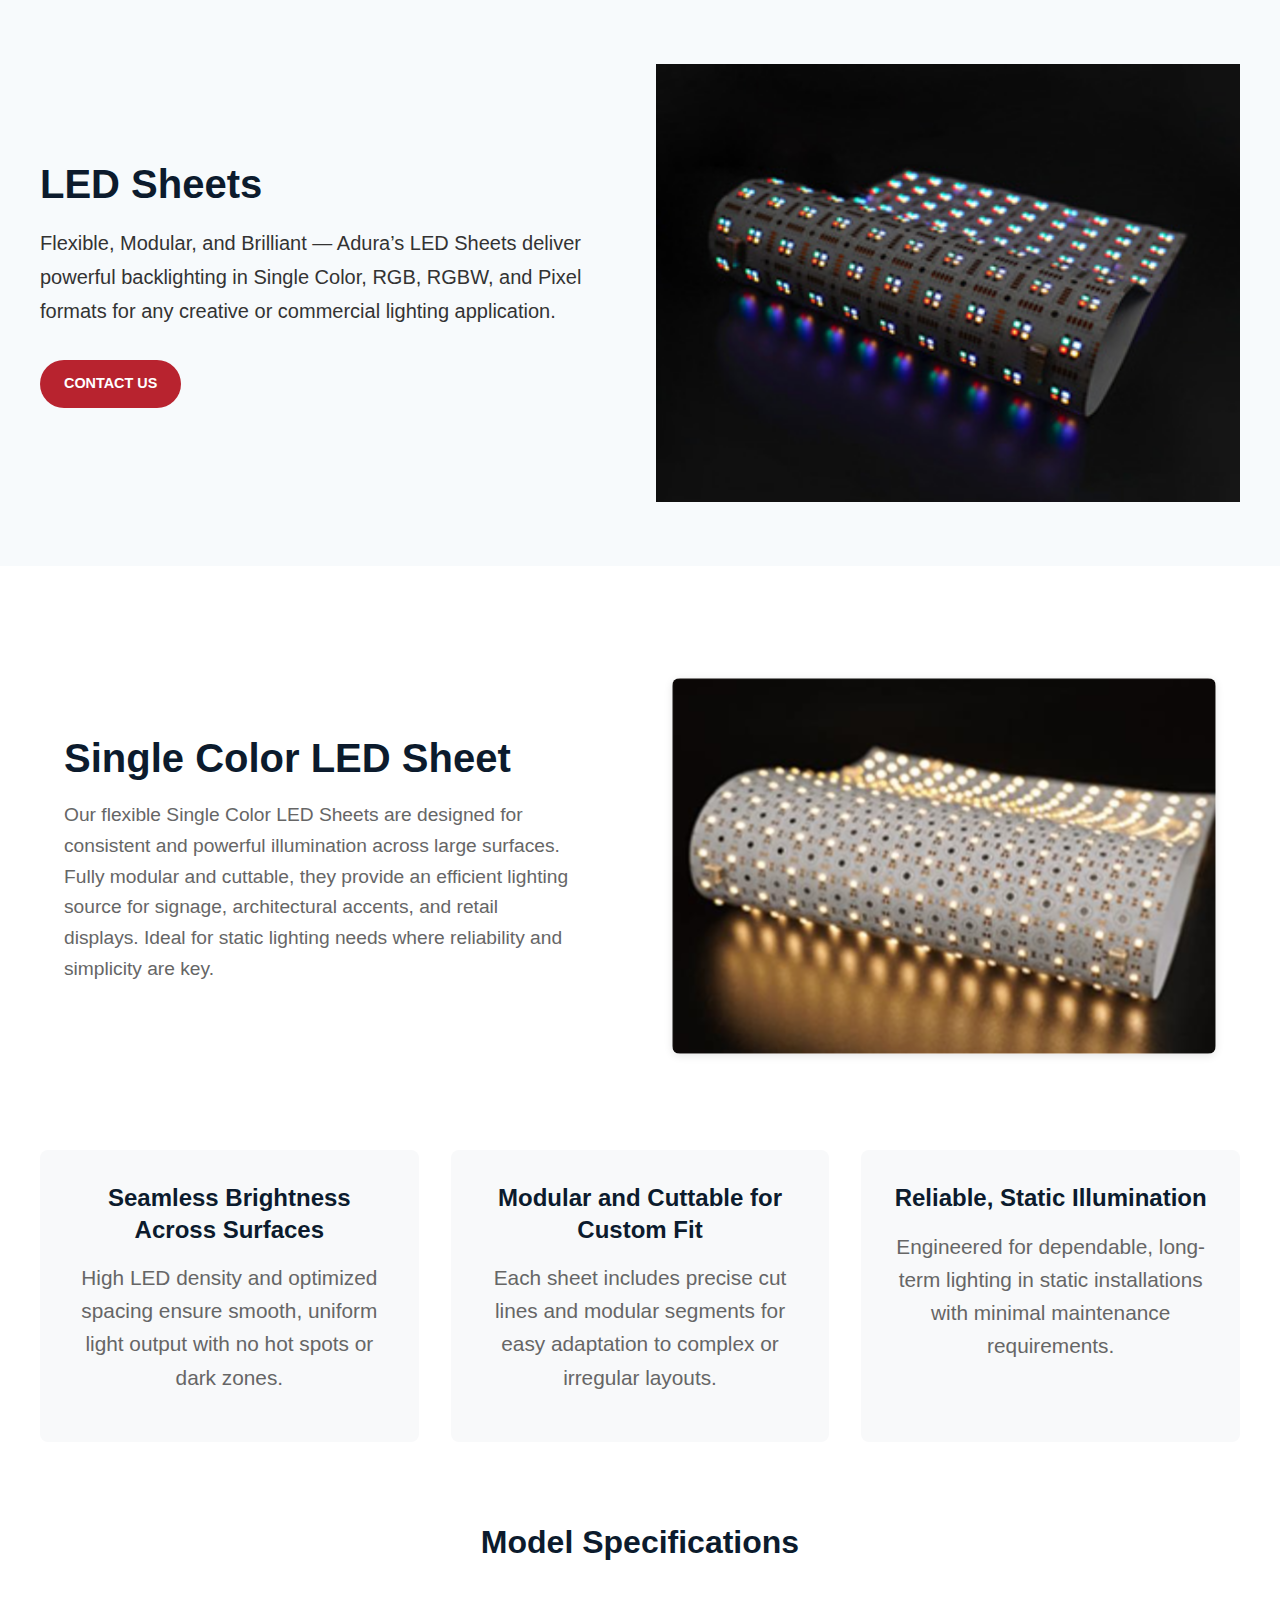
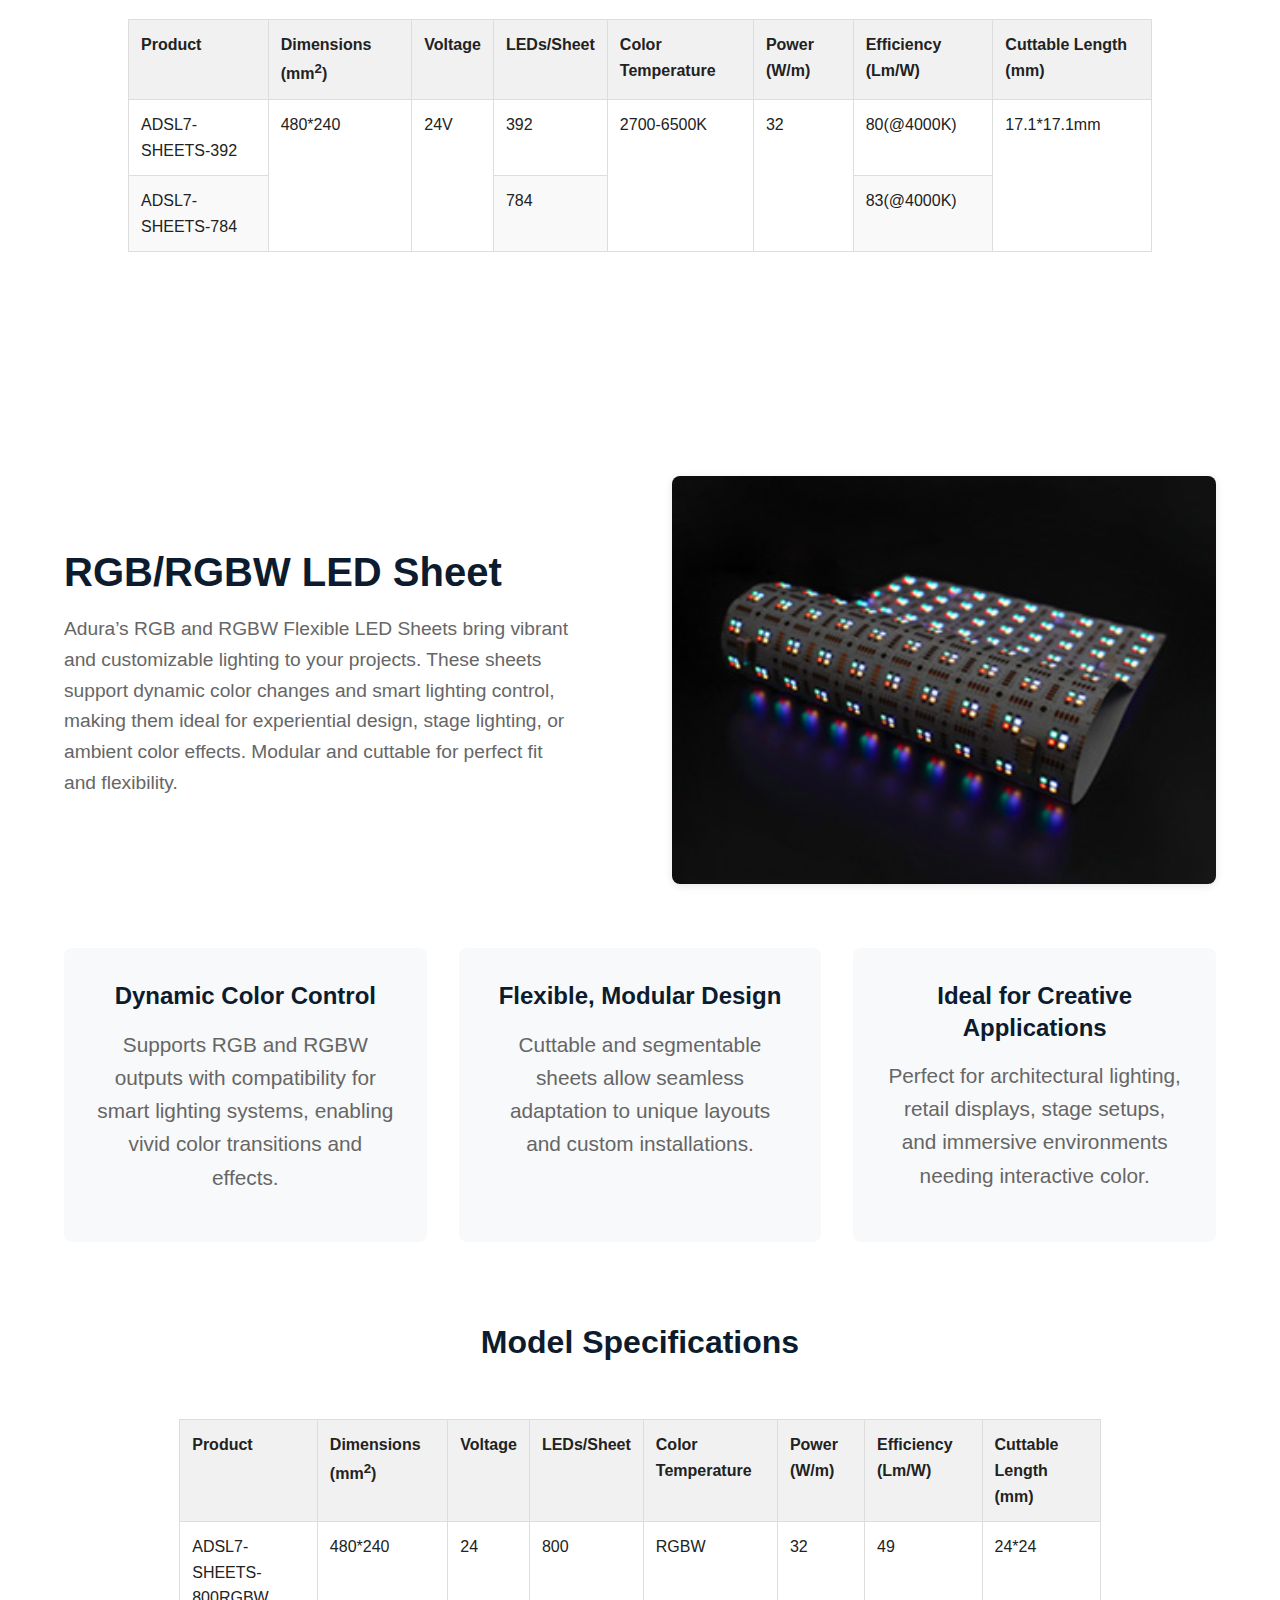
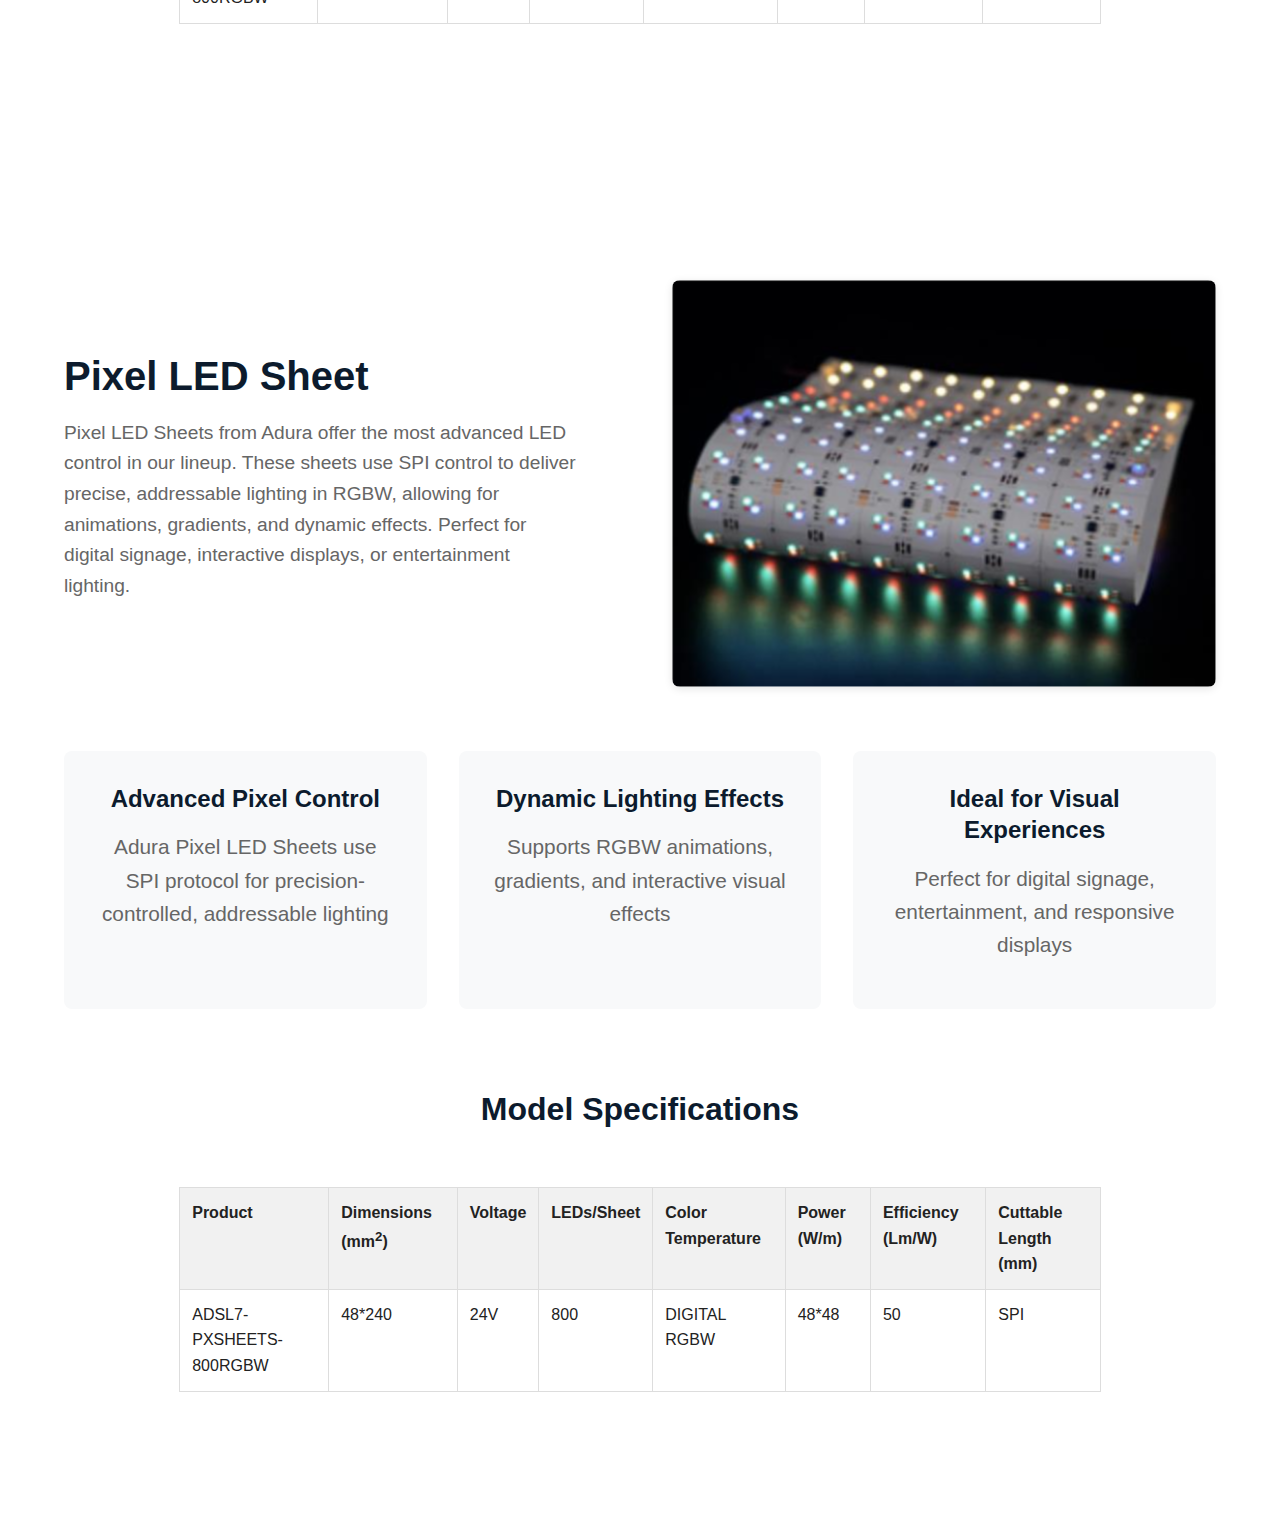
<file: SHEETS.html>
<!DOCTYPE html>
<html lang="en">

<head>
    <meta charset="UTF-8">
    <meta name="viewport" content="width=device-width, initial-scale=1.0">
    <title>LED Sheets</title>
    <link rel="stylesheet" href="style.css">

</html>

<body>
    <section class="hero-banner">
        <div class="hero-overlay">
            <div class="hero-content">
                <h1>LED Sheets</h1>
                <p class="hero-subtitle">Flexible, Modular, and Brilliant — Adura’s LED Sheets deliver powerful
                    backlighting in Single Color,
                    RGB, RGBW, and Pixel formats for any creative or commercial lighting application.</p>
                <a href="#contact" class="cta-red">Contact Us</a>
            </div>
            <div class="hero-image-wrapper">
                <img src="SHEETS/SK-ST2Q800V24-crgbw.jpg" alt="LED Sheets Hero Image">
            </div>
        </div>
    </section>


    <section class="section overview">
        <div class="container">
            <div class="section-header">
                <div class="text-content">
                    <h2>Single Color LED Sheet</h2>
                    <p class="section-intro">
                        Our flexible Single Color LED Sheets are designed for consistent and powerful illumination
                        across large surfaces. Fully modular and cuttable, they provide an efficient lighting source for
                        signage, architectural accents, and retail displays. Ideal for static lighting needs where
                        reliability and simplicity are key.
                    </p>
                </div>
                <img src="SHEETS/SINGLE_LED_sheets[61].png" alt="COB Strip Image">
            </div>
        </div>
        <div class="features-grid">
            <div class="feature-item">
                <h3>Seamless Brightness Across Surfaces</h3>
                <p>High LED density and optimized spacing ensure smooth, uniform light output with no hot spots or dark
                    zones.</p>
            </div>
            <div class="feature-item">
                <h3>Modular and Cuttable for Custom Fit</h3>
                <p>Each sheet includes precise cut lines and modular segments for easy adaptation to complex or
                    irregular layouts.</p>
            </div>
            <div class="feature-item">
                <h3>Reliable, Static Illumination</h3>
                <p>Engineered for dependable, long-term lighting in static installations with minimal maintenance
                    requirements.</p>
            </div>
        </div>

        <div class="features-table-container">
            <h2>Model Specifications</h2>
            <table class="features-datatable">
                <thead>
                    <tr>
                        <th>Product</th>
                        <th>Dimensions (mm<sup>2</sup>)</th>
                        <th>Voltage</th>
                        <th>LEDs/Sheet</th>
                        <th>Color Temperature</th>
                        <th>Power (W/m)</th>
                        <th>Efficiency (Lm/W)</th>
                        <th>Cuttable Length (mm)</th>
                    </tr>
                </thead>
                <tbody>
                    <tr>
                        <td>ADSL7-SHEETS-392</td>
                        <td rowspan="2">480*240</td>
                        <td rowspan="2">24V</td>
                        <td>392</td>
                        <td rowspan="2">2700-6500K</td>
                        <td rowspan="2">32</td>
                        <td>80(@4000K)</td>
                        <td rowspan="2">17.1*17.1mm</td>
                    </tr>
                    <tr>
                        <td>ADSL7-SHEETS-784</td>
                        <td>784</td>
                        <td>83(@4000K)</td>
                    </tr>
                </tbody>
            </table>
        </div>
    </section>
    <section class="section overview">
        <div class="container">
            <div class="section-header">
                <div class="text-content">
                    <h2>RGB/RGBW LED Sheet</h2>
                    <p class="section-intro">
                        Adura’s RGB and RGBW Flexible LED Sheets bring vibrant and customizable lighting to your
                        projects. These sheets support dynamic color changes and smart lighting control, making them
                        ideal for experiential design, stage lighting, or ambient color effects. Modular and cuttable
                        for perfect fit and flexibility.
                    </p>
                </div>
                <img src="SHEETS/RBG_LED_SHEETS.jpg" alt="Tunable CCT COB Strip Image">
            </div>
            <div class="features-grid">
                <div class="feature-item">
                    <h3>Dynamic Color Control</h3>
                    <p>Supports RGB and RGBW outputs with compatibility for smart lighting systems, enabling vivid color
                        transitions and effects.</p>
                </div>
                <div class="feature-item">
                    <h3>Flexible, Modular Design</h3>
                    <p>Cuttable and segmentable sheets allow seamless adaptation to unique layouts and custom
                        installations.</p>
                </div>
                <div class="feature-item">
                    <h3>Ideal for Creative Applications</h3>
                    <p>Perfect for architectural lighting, retail displays, stage setups, and immersive environments
                        needing interactive color.</p>
                </div>
            </div>
            <div class="features-table-container">
                <h2>Model Specifications</h2>
                <table class="features-datatable">
                    <thead>
                        <tr>
                            <th>Product</th>
                            <th>Dimensions (mm<sup>2</sup>)</th>
                            <th>Voltage</th>
                            <th>LEDs/Sheet</th>
                            <th>Color Temperature</th>
                            <th>Power (W/m)</th>
                            <th>Efficiency (Lm/W)</th>
                            <th>Cuttable Length (mm)</th>
                        </tr>
                    </thead>
                    <tbody>
                        <!-- Tunable COB Tape 480 -->
                        <tr>
                            <td>ADSL7-SHEETS-800RGBW</td>
                            <td>480*240</td>
                            <td>24</td>
                            <td>800</td>
                            <td>RGBW</td>
                            <td>32</td>
                            <td>49</td>
                            <td>24*24</td>
                        </tr>
                    </tbody>
                </table>
            </div>
        </div>
    </section>

    <section class="section overview">
        <div class="container">
            <div class="section-header">
                <div class="text-content">
                    <h2>Pixel LED Sheet</h2>
                    <p class="section-intro">
                        Pixel LED Sheets from Adura offer the most advanced LED control in our lineup. These sheets use
                        SPI control to deliver precise, addressable lighting in RGBW, allowing for animations,
                        gradients, and dynamic effects. Perfect for digital signage, interactive displays, or
                        entertainment lighting.
                    </p>
                </div>
                <img src="SHEETS/PIXELS_LED_sheets[61].png" alt="Pixel-Level COB Strip Image">
            </div>
            <div class="features-grid">
                <div class="feature-item">
                    <h3>Advanced Pixel Control</h3>
                    <p>Adura Pixel LED Sheets use SPI protocol for precision-controlled, addressable lighting</p>
                </div>
                <div class="feature-item">
                    <h3>Dynamic Lighting Effects</h3>
                    <p>Supports RGBW animations, gradients, and interactive visual effects</p>
                </div>
                <div class="feature-item">
                    <h3>Ideal for Visual Experiences</h3>
                    <p>Perfect for digital signage, entertainment, and responsive displays</p>
                </div>

            </div>


            <div class="features-table-container">
                <h2>Model Specifications</h2>
                <table class="features-datatable">
                    <thead>
                        <tr>
                            <th>Product</th>
                            <th>Dimensions (mm<sup>2</sup>)</th>
                            <th>Voltage</th>
                            <th>LEDs/Sheet</th>
                            <th>Color Temperature</th>
                            <th>Power (W/m)</th>
                            <th>Efficiency (Lm/W)</th>
                            <th>Cuttable Length (mm)</th>
                        </tr>
                    </thead>
                    <tbody>

                        <!-- Pixel-Level COB Tape 480 -->
                        <tr>
                            <td>ADSL7-PXSHEETS-800RGBW</td>
                            <td>48*240</td>
                            <td>24V</td>
                            <td>800</td>
                            <td>DIGITAL RGBW</td>
                            <td>48*48</td>
                            <td>50</td>
                            <td>SPI</td>
                        </tr>
                    </tbody>
                </table>
            </div>
        </div>
    </section>
</body>

</html
</file>
<file: style.css>
* {
  margin: 0;
  padding: 0;
  box-sizing: border-box;
}
body {
  font-family: "Helvetica Neue", sans-serif;
  background: #fff;
  color: #222;
  line-height: 1.6;
}
/* img {
  max-width: 100%;
  border-radius: 8px;
} */
.container {
  width: 90%;
  max-width: 1200px;
  margin: auto;
  padding: 2rem 0;
}

/* Typography */
h1,
h2,
h3 {
  color: #0c1b2d;
  line-height: 1.3;
}

h2 {
  font-size: 2rem;
  margin-bottom: 1rem;
}

h3 {
  font-size: 1.5rem;
  margin-bottom: 0.75rem;
}

p {
  color: #333;
  font-size: 1.3rem;
  margin-bottom: 1rem;

}

/* Hero Banner */
.hero-banner {
  padding: 4rem 2rem;
  background: #f7fafc;
}
.hero-overlay {
  display: flex;
  align-items: center;
  justify-content: space-between;
  max-width: 1200px;
  margin: 0 auto;
  gap: 2rem;
  flex-wrap: nowrap;
}
.hero-content {
  flex: 1 1 50%;
  max-width: 50%;
}
.hero-image {
  flex: 1 1 40%;
  height: 100%;
  min-height: 300px;
  background-size: contain;
  background-repeat: no-repeat;
  background-position: center right;
  border-radius: 8px;
}
.hero-content h1 {
  font-size: 2.5rem;
  font-weight: 800;
  margin-bottom: 1rem;
  color: #0c1b2d;
}
.hero-subtitle {
  font-size: 1.25rem;
  line-height: 1.7;
  color: #333;
  margin-bottom: 2rem;
}
.cta-red {
  display: inline-block;
  background-color: #b8232f;
  color: #fff;
  padding: 0.75rem 1.5rem;
  border-radius: 25px;
  font-weight: bold;
  text-transform: uppercase;
  font-size: 0.9rem;
  text-decoration: none;
  transition: background-color 0.3s ease;
}
.cta-red:hover {
  background-color: #951d26;
}
.hero-image-wrapper {
  flex: 1 1 50%;
  max-width: 50%;
  display: flex;
  justify-content: center;
}

.hero-image-wrapper img {
  width: 100%;
  max-width: 600px;
  height: auto;
}
/* Core Value Cards */
.core-values {
  background-color: #fff;
}
.value-cards {
  display: flex;
  justify-content: space-between;
  flex-wrap: wrap;
  gap: 1rem;
}
.card {
  flex: 1 1 22%;
  background: white;
  padding: 1.5rem;
  text-align: center;
  border: 1px solid #ddd;
  border-radius: 0.625rem;
}

/* Composite Image Overlay */
.optic-composite {
  position: relative;
  padding: 4rem 0;
}
.composite-wrapper {
  position: relative;
  max-width: 1200px;
  margin: 0 auto;
}
.base-images {
  display: flex;
  justify-content: center;
  gap: 1rem;
}
.overlay-image {
  position: absolute;
  top: 50%;
  left: 50%;
  transform: translate(-50%, -50%);
  width: 60%;
  z-index: 2;
  background: white;
  padding: 1rem;
  box-shadow: 0 0 10px rgba(0, 0, 0, 0.2);
}

/* Flex Section */
.flex-section {
  background-color: #fff;
  padding: 4rem 1rem;
}

.flex-section .container {
  display: flex;
  flex-wrap: wrap;
  align-items: center;
  gap: 2rem;
}

.flex-section .text-block {
  flex: 1 1 45%;
}

.benefits-list {
  list-style: none;
  margin: 1rem 0;
}

.benefits-list li {
  margin-bottom: 0.5rem;
  padding-left: 1.5rem;
  position: relative;
}

.benefits-list li::before {
  content: "•";
  color: #b8232f;
  position: absolute;
  left: 0;
}

.flex-section .image-block {
  flex: 1 1 45%;
}

.flex-section .image-block img {
  width: 100%;
  border-radius: 8px;
  box-shadow: 0 2px 8px rgba(0, 0, 0, 0.1);
}

/* CTA */
.cta-section {
  background-color: #b8232f;
  color: white;
  text-align: center;
  padding: 3rem 1rem;
}
.cta-section h2 {
  margin-bottom: 1rem;
}

/* Performance Comparison */
.performance-comparison {
  background-color: #f8f9fa;
  padding: 6rem 0;
}

.performance-comparison .section-header {
  text-align: center;
  margin-bottom: 5rem;
}

.performance-comparison .section-header h2 {
  font-size: 2.8rem;
  margin-bottom: 1.5rem;
  color: #0c1b2d;
}

.performance-comparison .section-intro {
  font-size: 1.3rem;
  color: #555;
  max-width: 800px;
  margin: 0 auto;
  line-height: 1.6;
}

.comparison-overview {
  display: flex;
  flex-direction: column;
  gap: 4rem;
  margin-bottom: 5rem;
}

.comparison-chart {
  width: 100%;
  max-width: 1400px;
  margin: 0 auto;
  padding: 2rem;
  border-radius: 12px;
  box-shadow: 0 4px 20px rgba(0, 0, 0, 0.08);
}

.comparison-chart img {
  width: 100%;
  height: auto;
  display: block;
  border-radius: 8px;
}

.comparison-metrics {
  display: grid;
  grid-template-columns: repeat(3, 1fr);
  gap: 2.5rem;
  max-width: 1200px;
  margin: 0 auto;
}

.metric-item {
  background: white;
  padding: 2rem;
  border-radius: 12px;
  box-shadow: 0 4px 20px rgba(0, 0, 0, 0.08);
  text-align: center;
  transition: transform 0.3s ease;
}

.metric-item:hover {
  transform: translateY(-5px);
}

.metric-item h3 {
  color: #0c1b2d;
  font-size: 1.5rem;
  margin-bottom: 1rem;
  font-weight: 600;
}

.metric-item p {
  color: #555;
  font-size: 1.2rem;
  line-height: 1.6;
}

/* Comparison Grid */
.comparison-grid {
  margin-top: 3rem;
}

.comparison-grid h2 {
  text-align: center;
  font-size: 2.8rem;
  margin-bottom: 3rem;
  color: #0c1b2d;
}

.stacked-comparison {
  position: relative;
  width: 100%;
  max-width: 1400px;
  margin: 0 auto 4rem;
}

.stacked-comparison .comparison-img {
  position: relative;
  margin-bottom: 20px;
  width: 100%;
}

.stacked-comparison .comparison-img h3 {
  font-size: 1.5rem;
  margin-bottom: 1rem;
  color: #0c1b2d;
  font-weight: 600;
}

.stacked-comparison .comparison-img img {
  width: 100%;
  height: auto;
  display: block;
  box-shadow: 0 2px 8px rgba(0, 0, 0, 0.1);
}

.superimposed-img {
  position: absolute;
  top: 50%;
  right: 0;
  transform: translateY(-50%);
  width: 40%;
  z-index: 2;
  pointer-events: none;
}

.superimposed-img img {
  width: 100%;
  height: auto;
  opacity: 0.8;
  margin-left: auto;
}

/* Thermal Performance Section */
.thermal-performance {
  background-color: #f8f9fa;
  padding: 6rem 0;
}

.thermal-performance h2 {
  text-align: center;
  font-size: 2.8rem;
  margin-bottom: 1.5rem;
  color: #0c1b2d;
}

.thermal-performance .section-intro {
  font-size: 1.3rem;
  color: #555;
  max-width: 800px;
  margin: 0 auto 4rem;
  line-height: 1.6;
  text-align: center;
}

.thermal-content {
  display: flex;
  flex-direction: column;
  gap: 4rem;
  max-width: 1400px;
  margin: 0 auto 4rem;
}

.thermal-image {
  width: 100%;
  max-width: 1200px;
  margin: 0 auto;
  padding: 2rem;
  display: flex;
  justify-content: center;
  align-items: center;
}

.thermal-image img {
  width: 1000px;
  height: auto;
  display: block;
  border-radius: 8px;
  box-shadow: 0 2px 8px rgba(0, 0, 0, 0.1);
  margin: 0 auto;
}

.thermal-performance .performance-metrics {
  max-width: 1400px;
  margin: 0 auto;
}

.thermal-metrics {
  display: grid;
  grid-template-columns: repeat(3, 1fr);
  gap: 2.5rem;
  max-width: 1400px;
  margin: 0 auto;
}

.thermal-metrics .metric-item {
  background: white;
  padding: 2rem;
  border-radius: 12px;
  box-shadow: 0 4px 20px rgba(0, 0, 0, 0.08);
  text-align: center;
  transition: transform 0.3s ease;
}

.thermal-metrics .metric-item:hover {
  transform: translateY(-5px);
}

.thermal-metrics .metric-item h3 {
  color: #0c1b2d;
  font-size: 1.5rem;
  margin-bottom: 1rem;
  font-weight: 600;
}

.thermal-metrics .metric-item p {
  color: #555;
  font-size: 1.2rem;
  line-height: 1.6;
}

@media (max-width: 1024px) {
  .thermal-metrics {
    grid-template-columns: repeat(2, 1fr);
    gap: 2rem;
  }
}
@media (max-width: 768px) {
  .hero-overlay {
    flex-direction: column;
    align-items: center;
    text-align: center;
  }

  .hero-content, .hero-image {
    flex: 1 1 100%;
    max-width: 100%;
  }

  .hero-image {
    height: 250px;
    background-position: center center;
    background-size: contain;
  }

  .hero-buttons {
    justify-content: center;
  }

  .hero-content h1 {
    font-size: 2.2rem;
  }

  .hero-content p {
    font-size: 1.1rem;
  }
}

@media (max-width: 768px) {
  .thermal-performance {
    padding: 4rem 0;
  }

  .thermal-performance h2 {
    font-size: 2.2rem;
  }

  .thermal-metrics {
    grid-template-columns: 1fr;
    gap: 1.5rem;
  }

  .thermal-image {
    padding: 1rem;
  }

  .thermal-image img {
    width: auto;
    max-width: 100%;
  }

  .thermal-content {
    margin-bottom: 3rem;
  }
}
.features-table-container {
  width: 100%;
  margin: 0 auto;
  justify-content: center;
  align-items: center;
  padding: 2rem 0;
  display: flex;
  flex-direction: column;
}
.features-table-container h2 {
 margin-top: 3rem;
 margin-bottom: 1.5rem;
 font-size: 2rem;
 text-align: center;
  color: #0c1b2d;
}
.features-datatable {
  width: 80%;
  max-width: 1200px;
  border-collapse: collapse;
  margin-top: 2rem;
  font-family: Arial, sans-serif;
}

.features-datatable th,
.features-datatable td {
  border: 1px solid #ddd;
  padding: 12px;
  vertical-align: top;
  text-align: left;
}

.features-datatable tr:nth-child(even) {
  background-color: #f9f9f9;
}

.features-datatable tr:nth-child(odd) {
  background-color: #fff;
}

.features-datatable th {
  background-color: #f1f1f1;
  font-weight: bold;
}

/* Automotive Section */
.automotive {
  background-color: #f9f9f9;
  padding: 4rem 1rem;
}

.automotive h2 {
  margin-bottom: 3rem;
}

.headlight-grid {
  display: grid;
  grid-template-columns: repeat(4, 1fr);
  grid-template-rows: repeat(2, auto);
  gap: 2rem;
  max-width: 1200px;
  margin: 0 auto;
}
.features-grid-four {
  display: grid;
  grid-template-columns: repeat(4, 1fr);
  gap: 1.5rem;
}
.headlight-item {
  width: 100%;
}

.headlight-item img {
  width: 100%;
  height: auto;
  display: block;
}

/* Update responsive styles */
@media (max-width: 1024px) {
  .headlight-grid {
    grid-template-columns: repeat(3, 1fr);
    grid-template-rows: repeat(3, auto);
  }
}
@media (max-width: 1024px) {
  .features-grid-four {
    grid-template-columns: repeat(2, 1fr);
  }
}

@media (max-width: 768px) {
  .headlight-grid {
    grid-template-columns: repeat(2, 1fr);
    grid-template-rows: repeat(4, auto);
    gap: 1rem;
  }
}

@media (max-width: 480px) {
  .headlight-grid {
    grid-template-columns: 1fr;
    grid-template-rows: repeat(7, auto);
  }
}

/* Responsive Design */
@media (max-width: 768px) {
  .hero-overlay {
    flex-direction: column;
    text-align: center;
  }

  .hero-content,
  .hero-image-wrapper {
    flex: 1 1 100%;
  }

  .hero-image-wrapper img {
    max-width: 100%;
  }
  .flex-section .container {
    flex-direction: column;
  }

  .flex-section .text-block,
  .flex-section .image-block {
    flex: 1 1 100%;
  }

  .comparison-metrics {
    grid-template-columns: 1fr;
    gap: 1rem;
  }

  .superimposed-img {
    width: 60%;
  }

  .thermal-performance img {
    width: 100%;
  }

  .thermal-performance .performance-features {
    padding: 0 1rem;
  }

  .performance-comparison {
    padding: 4rem 0;
  }

  .performance-comparison .section-header {
    margin-bottom: 3rem;
  }

  .performance-comparison .section-header h2 {
    font-size: 2.2rem;
    margin-bottom: 1.5rem;
    color: #0c1b2d;
    white-space: nowrap;
    font-weight: 600;
    line-height: 1.2;
  }

  .comparison-chart {
    padding: 1rem;
  }

  .comparison-chart img {
    transform: scale(1);
  }

  .comparison-grid h2 {
    font-size: 2.2rem;
    margin-bottom: 2rem;
  }

  .stacked-comparison {
    margin-bottom: 3rem;
  }
}

.hero-banner::before {
  content: "";
  position: absolute;
  top: 0;
  left: 0;
  right: 0;
  bottom: 0;
  z-index: 1;
  height:fit-content;
}

/* Section Styles */
.section {
  padding: 5rem 0;
}

.section-header {
  text-align: left;
  max-width: 1200px;
  margin: 0 auto 4rem;
  display: grid;
  grid-template-columns: 1fr 1fr;
  gap: 4rem;
  align-items: center;
}

.section-header .text-content {
  padding-right: 2rem;
}

.section-header h2 {
  font-size: 2.5rem;
  color: #0c1b2d;
  margin-bottom: 1rem;
  text-align: left;
}

.section-header .section-intro {
  font-size: 1.2rem;
  line-height: 1.6;
  color: #666;
  text-align: left;
}

.section-header img {
  width: 100%;
  height: auto;
  border-radius: 8px;
  box-shadow: 0 2px 8px rgba(0, 0, 0, 0.1);
}

/* Overview Section */
.overview {
  background-color: #fff;
}

.features-grid {
  display: grid;
  grid-template-columns: repeat(3, 1fr);
  gap: 2rem;
  max-width: 1200px;
  margin: 0 auto;
}

.feature-item {
  text-align: center;
  padding: 2rem;
  background: #f8f9fa;
  border-radius: 8px;
  transition: transform 0.3s ease;
}

.feature-item:hover {
  transform: translateY(-5px);
}

.feature-item h3 {
  color: #0c1b2d;
  margin-bottom: 1rem;
}

.feature-item p {
  color: #666;
  line-height: 1.6;
}

/* Performance Comparison */
.performance-comparison {
  background-color: #f8f9fa;
}

.comparison-overview {
  display: grid;
  grid-template-columns: 1fr 1fr;
  gap: 4rem;
  align-items: center;
  margin-bottom: 4rem;
}

.comparison-chart img {
  width: 100%;
  border-radius: 8px;
  box-shadow: 0 2px 8px rgba(0, 0, 0, 0.1);
}

.comparison-metrics {
  display: grid;
  gap: 2rem;
}

.metric-item {
  padding: 1.5rem;
  background: #fff;
  border-radius: 8px;
  box-shadow: 0 2px 8px rgba(0, 0, 0, 0.1);
}

.metric-item h3 {
  color: #0c1b2d;
  margin-bottom: 0.5rem;
}

.metric-item p {
  color: #666;
  font-size: 1.1rem;
}

/* Thermal Performance */
.thermal-performance {
  background-color: #fff;
}

.thermal-content {
  display: grid;
  grid-template-columns: 1fr 1fr;
  gap: 4rem;
  align-items: center;
}

.thermal-image img {
  width: 1000px;
  border-radius: 8px;
  box-shadow: 0 2px 8px rgba(0, 0, 0, 0.1);
}

.thermal-metrics {
  display: grid;
  gap: 2rem;
}

/* Responsive Design */
@media (max-width: 1024px) {
  .features-grid {
    grid-template-columns: repeat(2, 1fr);
  }

  .comparison-overview,
  .thermal-content {
    grid-template-columns: 1fr;
    gap: 2rem;
  }
}

@media (max-width: 768px) {
  .features-grid {
    grid-template-columns: 1fr;
  }

  .section-header {
    grid-template-columns: 1fr;
    gap: 2rem;
    text-align: center;
  }

  .section-header .text-content {
    padding-right: 0;
  }

  .section-header h2,
  .section-header .section-intro {
    text-align: center;
  }
}

.performance-metrics {
  display: grid;
  grid-template-columns: repeat(3, 1fr);
  gap: 2.5rem;
  max-width: 1400px;
  margin: 3rem auto;
}

.performance-metrics li {
  background: white;
  padding: 2rem;
  border-radius: 12px;
  box-shadow: 0 4px 20px rgba(0, 0, 0, 0.08);
  list-style: none;
  transition: transform 0.3s ease;
}

.performance-metrics li:hover {
  transform: translateY(-5px);
}

.performance-metrics li strong {
  display: block;
  color: #0c1b2d;
  font-size: 1.5rem;
  margin-bottom: 1rem;
  font-weight: 600;
}

.performance-metrics li p {
  color: #555;
  font-size: 1.2rem;
  line-height: 1.6;
  margin: 0;
}

@media (max-width: 1024px) {
  .performance-metrics {
    grid-template-columns: repeat(2, 1fr);
    gap: 2rem;
  }
}

@media (max-width: 768px) {
  .performance-metrics {
    grid-template-columns: 1fr;
    gap: 1.5rem;
  }
}
</file>
